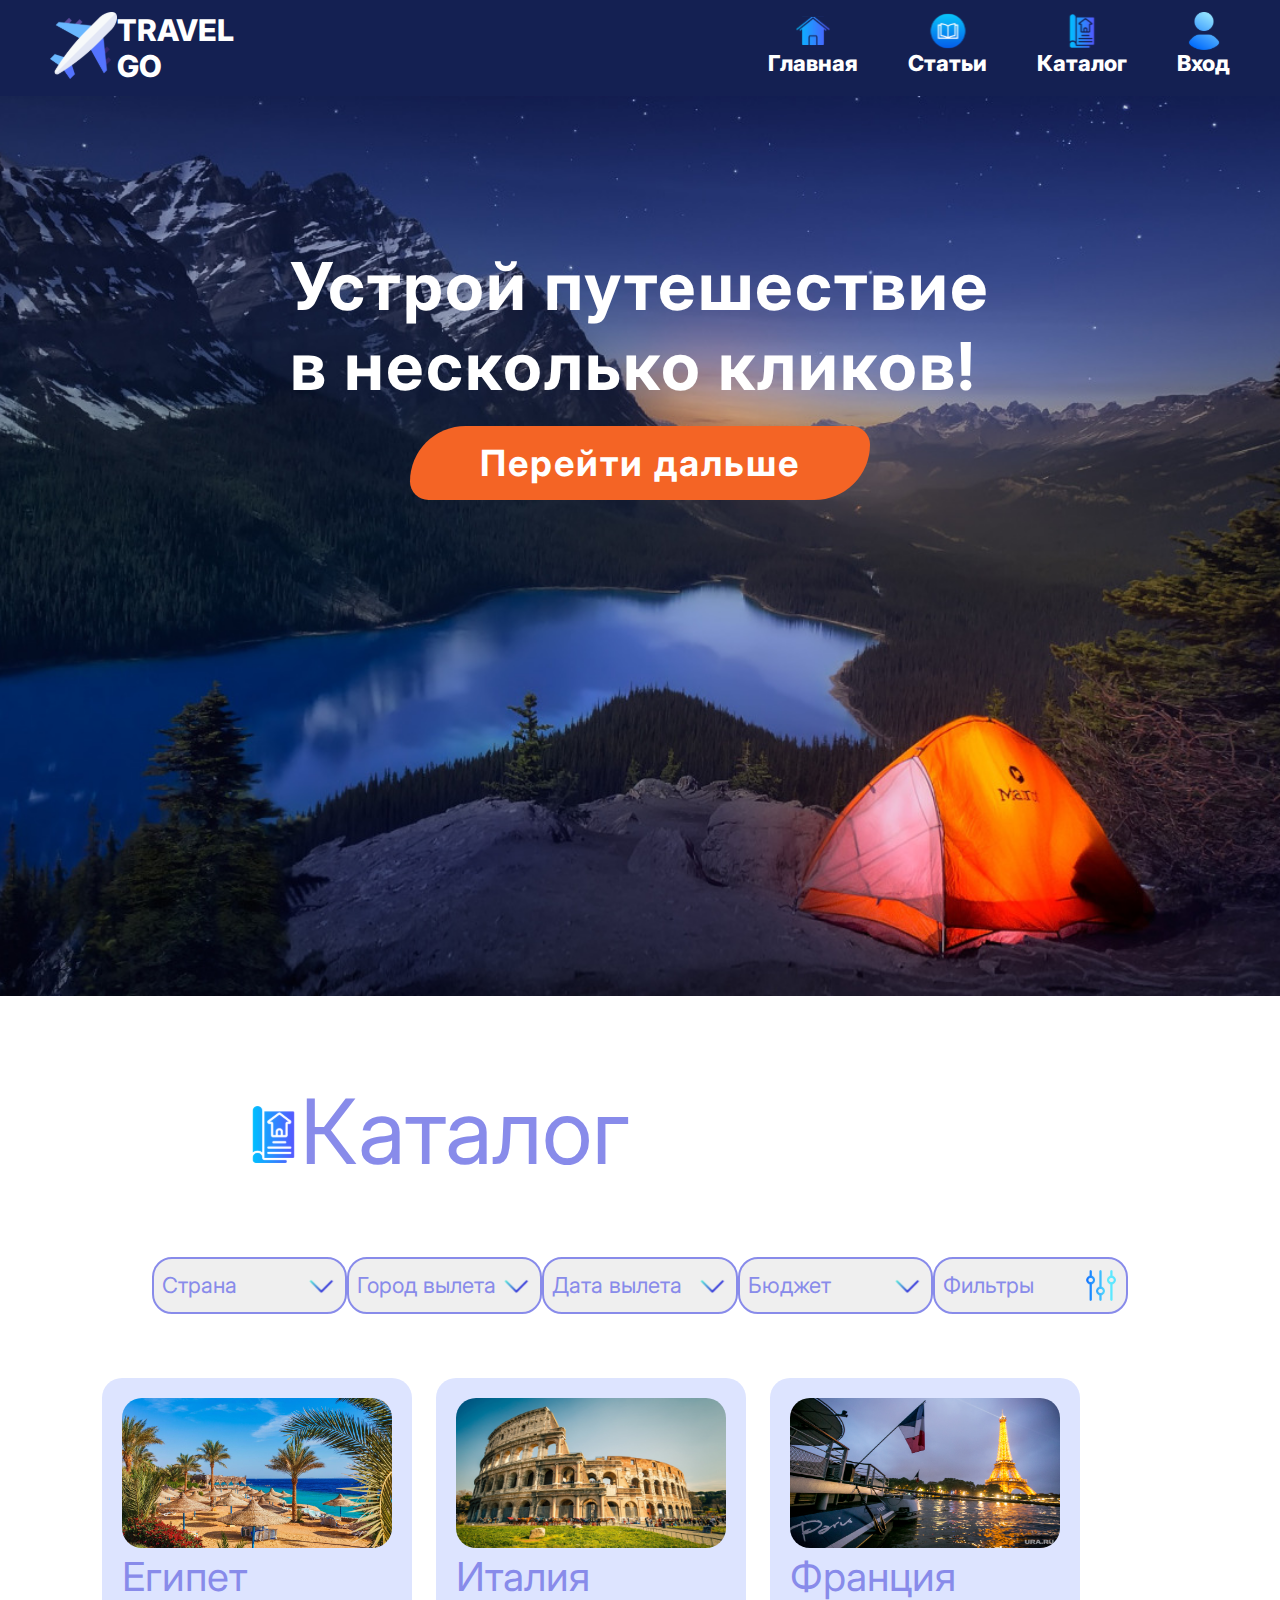
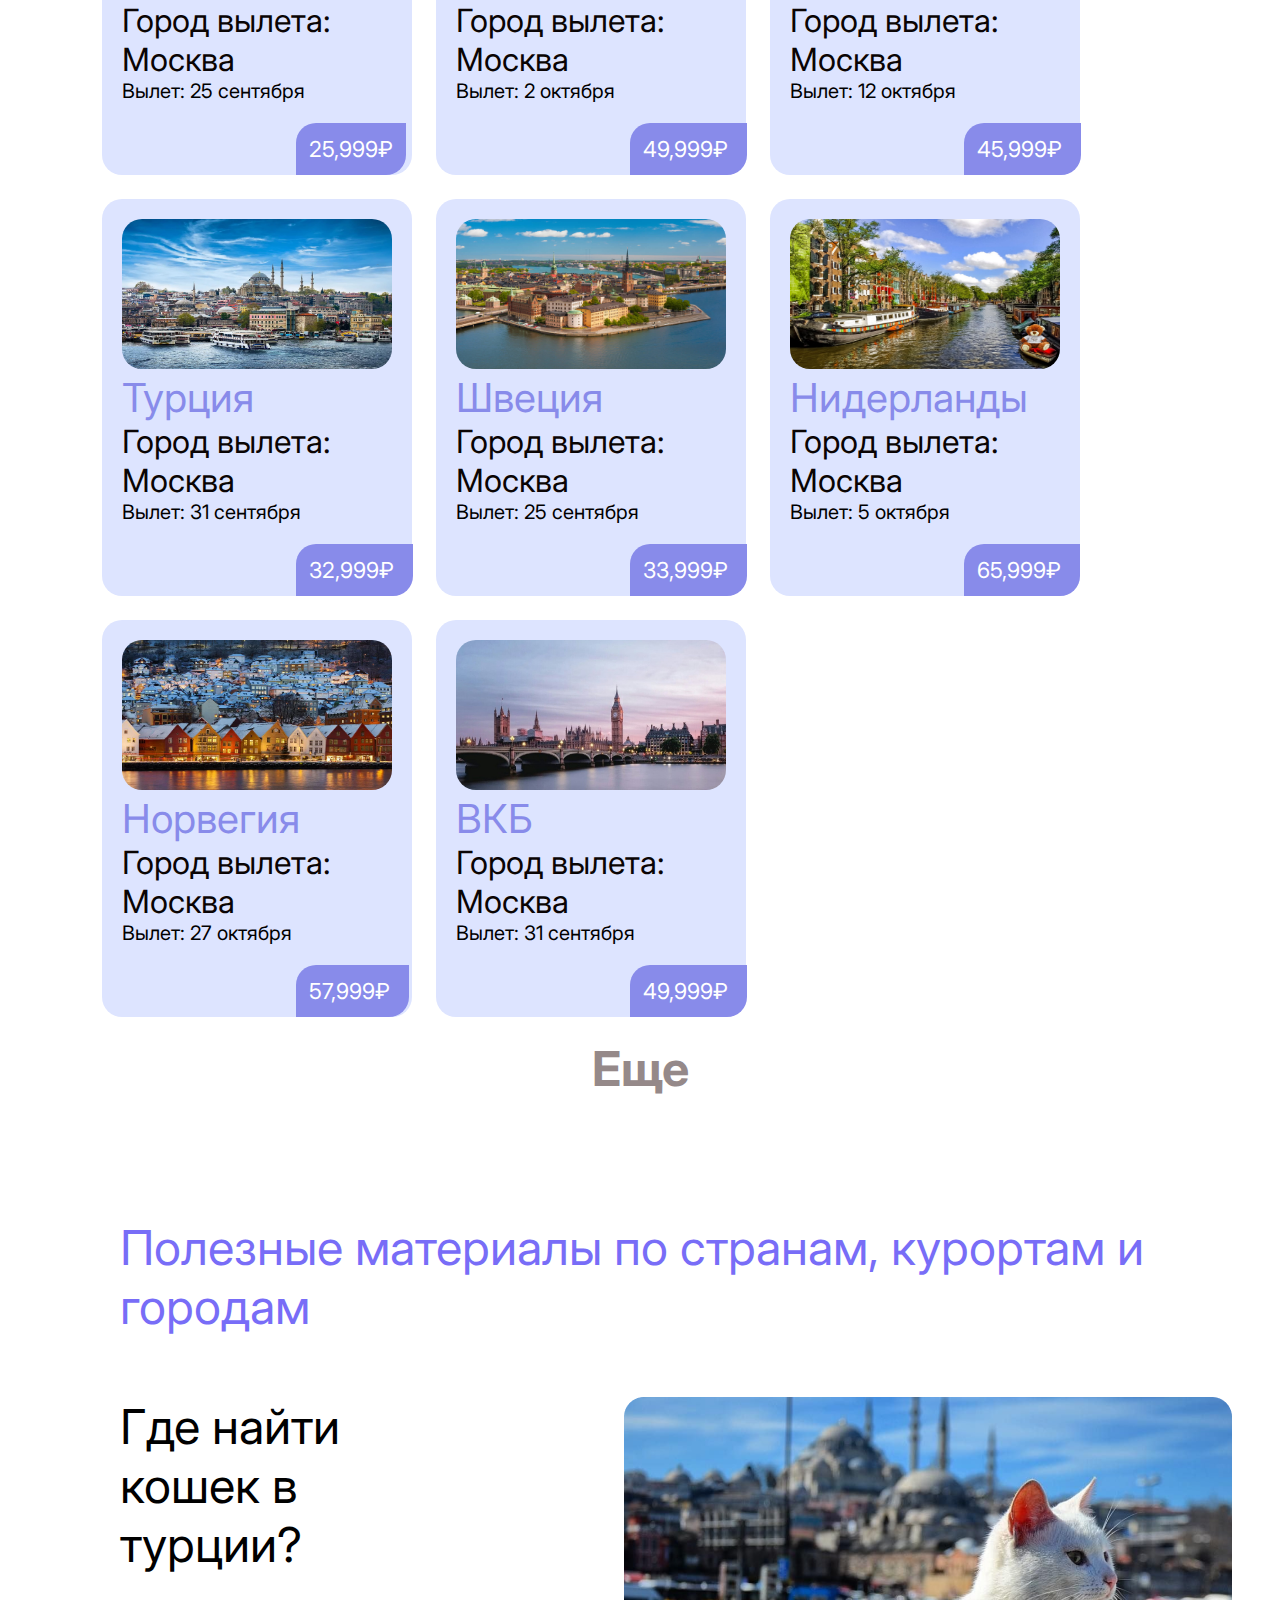
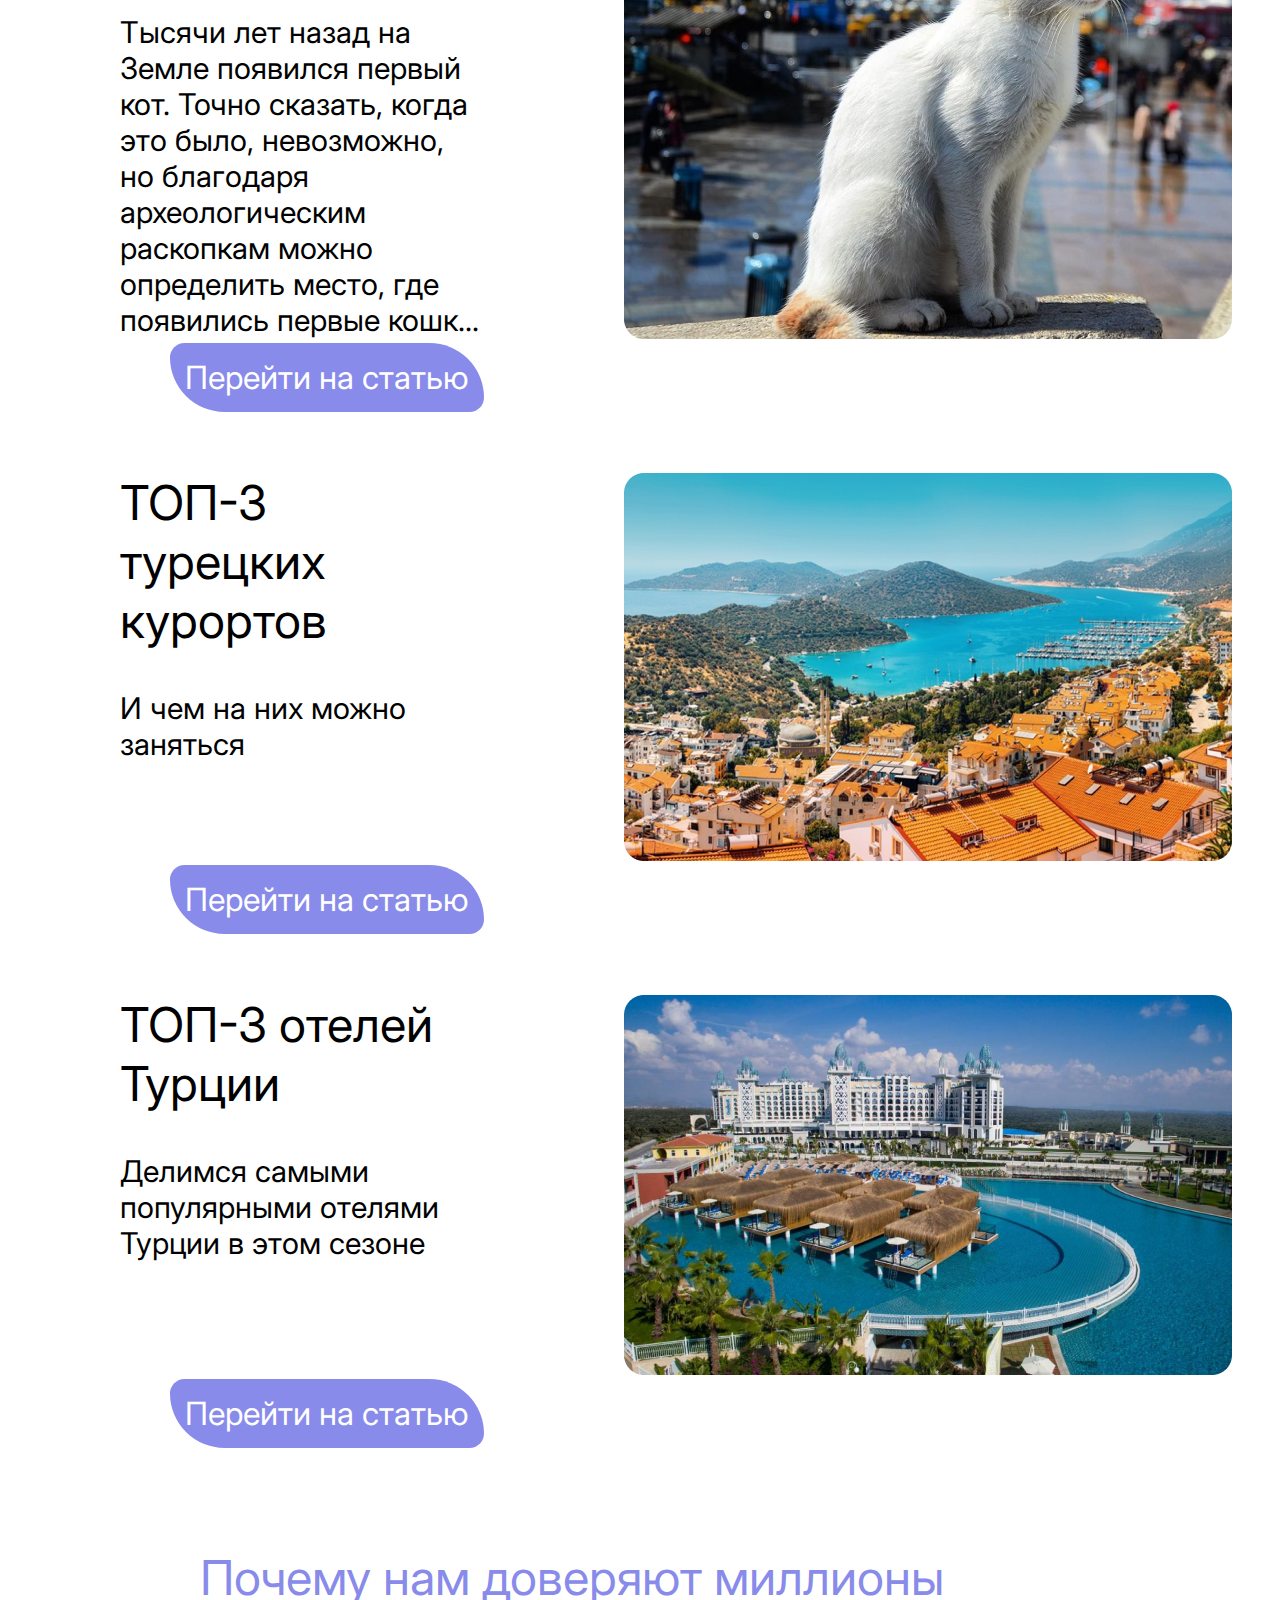
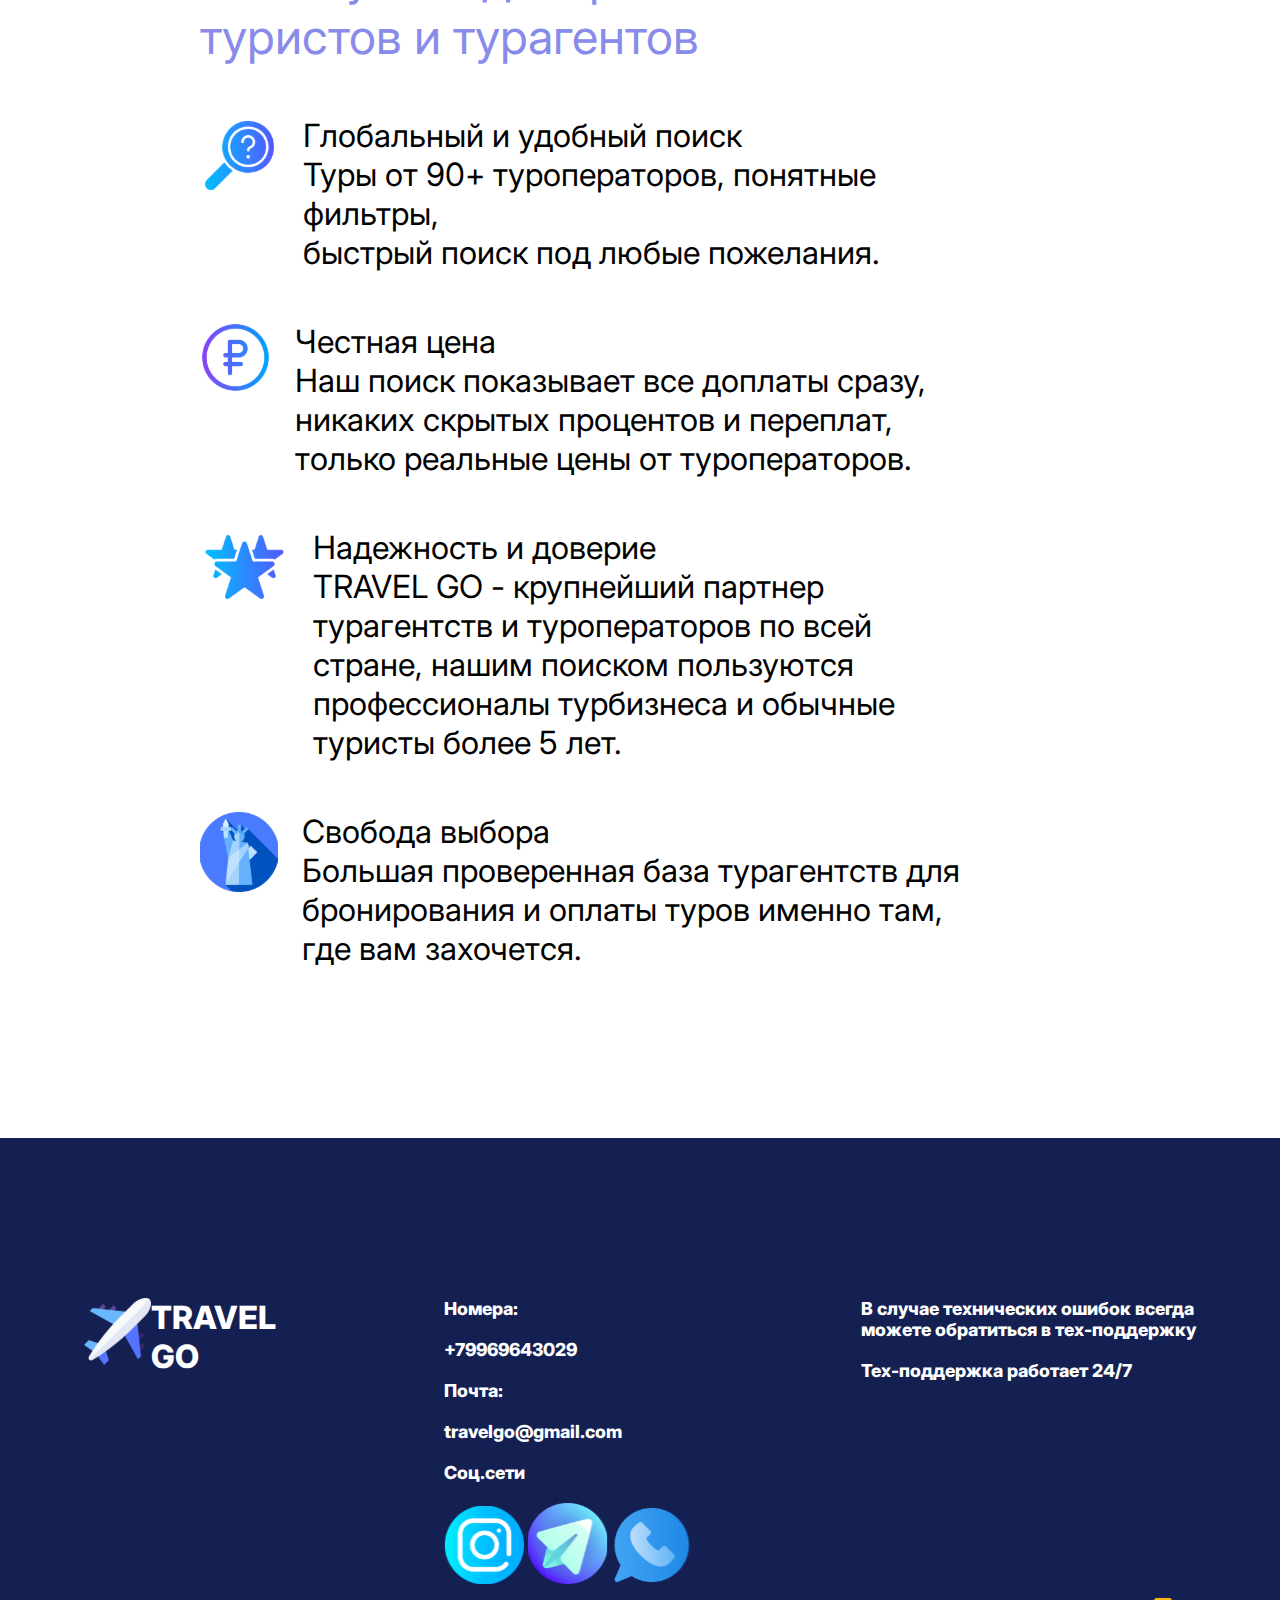
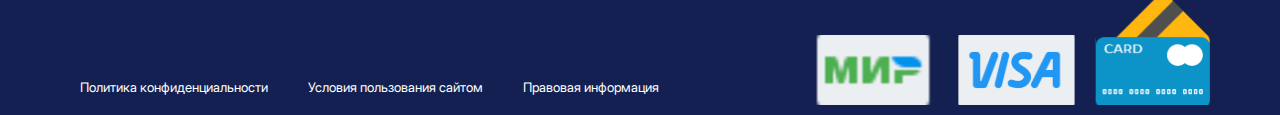
<file: index.html>
<!DOCTYPE html>
<html lang="en">
<head>
    <meta charset="UTF-8">
    <meta name="viewport" content="width=device-width, initial-scale=1.0">
    <link rel="stylesheet" href="./assets/css/style.css">
    
    <title>TRAVEL GO</title>
</head>
<body>
<header class="header">
    <div class="container">
        <div class="menu">
            <input type="checkbox" id="burger-checkbox" class="burger-checkbox">
            <label for="burger-checkbox" class="burger"></label>
            <ul class="menu-list">
                <li><a href="#" class="menu-item">Главная</a><li>
                <li><a href="./index.html#article_nav" class="menu-item">Статьи</a><li>
                <li><a href="./katalog.html" class="menu-item">Каталог</a><li>
                <li><a href="./login/login.html" class="menu-item">Вход</a><li>
            </ul>
        </div>
        <div class="header__wrap">
            <div class="header__logo">
                <img class="header__logo-img" src="./assets/img/logo.svg" alt="logo" >
                <h2 class="header__title">
                    TRAVEL <br> GO
                </h2>
            </div>
            <div class="header__menu">
                <div class="header__menu__a">
                    <img class="header__menu-img" src="./assets/img/home.svg" alt="home">
                    <a class="header__menu__a-class"  href="#">
                    Главная
                </a>
                </div>
                <div class="header__menu__a">
                    <img class="header__menu-img" src="./assets/img/statia.svg" alt="statia">
                    <a class="header__menu__a-class" href="#article_nav">
                  Статьи
                </a>
                </div>
                <div class="header__menu__a">
                    <img class="header__menu-img" src="./assets/img/book.svg" alt="book">
                    <a class="header__menu__a-class" href="./katalog.html" >
                        Каталог
                </a>
                </div>
                <div class="header__menu__a">
                    <img class="header__menu-img" src="./assets/img/person.svg" alt="login">
                    <a class="header__menu__a-class" href="./login/login.html">
                    Вход
                </a>
                </div>
            </div>
        </div>
    </div>
</header>
<section class="main">
    <div class="container">
        <div class="main__wrap">
           
            <div class="main__text">
                <h1 class="main__title">
                    Устрой путешествие <br>в несколько кликов!
                </h1>
                <button class="main__btn" >
                    Перейти дальше
                </button>
            </div>
        </div>
    </div>
</section>
<section class="katalog">
    <div class="container">
        <div class="katalog__wrap">
            <div class="katalog__title">
                <img class="katalog__title-img" src="./assets/img/katalog.svg" alt="katalog">
                <h2 class="katalog__title-h2 ">
                    Каталог
                </h2>
            </div>
            <div class="katalog__filter">
                <button class="katalog__btn" onclick="document.location='./katalog.html'" >
                    Страна
                    <img class="katalog__btn-img" src="./assets/img/vector.svg" alt="vector">
                </button>
                <button class="katalog__btn">
                    Город вылета
                    <img class="katalog__btn-img" src="./assets/img/vector.svg" alt="vector">
                </button>
                <button class="katalog__btn">
                    Дата вылета
                    <img class="katalog__btn-img" src="./assets/img/vector.svg" alt="vector">
                </button>
                <button class="katalog__btn">
                    Бюджет
                    <img class="katalog__btn-img" src="./assets/img/vector.svg" alt="vector">
                </button>
                <button class="katalog__btn">
                    Фильтры
                    <img class="katalog__btn-img" src="./assets/img/filter.svg" alt="filter">
                </button>
            </div>
            <div class="katalog__list">
                <div class="katalog__list__card">
                    <img class="katalog__list__card-img" src="./assets/img/egipet.jpg" alt="egipet" >
                    <h3 class="katalog__list__card-h3">
                        Египет
                    </h3>
                    <p class="katalog__list__card-p">
                        Город вылета: <br>
                          Москва 
                    </p>
                    <p class="katalog__list__card-p2">
                        Вылет: 25 сентября
                    </p>
                    <button class="katalog__list__card-btn btn">
                        25,999₽
                    </button>
                </div>
                <div class="katalog__list__card">
                    <img class="katalog__list__card-img" src="./assets/img/Italy.jpg" alt="egipet" >
                    <h3 class="katalog__list__card-h3">
                        Италия
                    </h3>
                    <p class="katalog__list__card-p">
                        Город вылета: <br>
                          Москва 
                    </p>
                    <p class="katalog__list__card-p2">
                        Вылет: 2 октября
                    </p>
                    <button class="katalog__list__card-btn btn">
                        49,999₽ 
                    </button>
                </div>
                <div class="katalog__list__card">
                    <img class="katalog__list__card-img" src="./assets/img/frans.jpg" alt="egipet" >
                    <h3 class="katalog__list__card-h3">
                        Франция
                    </h3>
                    <p class="katalog__list__card-p">
                        Город вылета: <br>
                          Москва 
                    </p>
                    <p class="katalog__list__card-p2">
                        Вылет: 12 октября
                    </p>
                    <button class="katalog__list__card-btn btn">
                        45,999₽ 
                    </button>
                </div>
                <div class="katalog__list__card">
                    <img class="katalog__list__card-img" src="./assets/img/turcia.webp" alt="egipet" >
                    <h3 class="katalog__list__card-h3">
                        Турция
                    </h3>
                    <p class="katalog__list__card-p">
                        Город вылета: <br>
                          Москва 
                    </p>
                    <p class="katalog__list__card-p2">
                        Вылет:  31 сентября
                    </p>
                    <button class="katalog__list__card-btn btn">
                        32,999₽ 
                    </button>
                </div>
                <div class="katalog__list__card">
                    <img class="katalog__list__card-img" src="./assets/img/sweden.jpg" alt="egipet" >
                    <h3 class="katalog__list__card-h3">
                        Швеция
                    </h3>
                    <p class="katalog__list__card-p">
                        Город вылета: <br>
                          Москва 
                    </p>
                    <p class="katalog__list__card-p2">
                        Вылет:   25 сентября
                    </p>
                    <button class="katalog__list__card-btn btn">
                        33,999₽ 
                    </button>
                </div>
                <div class="katalog__list__card">
                    <img class="katalog__list__card-img" src="./assets/img/nider.jpg" alt="egipet" >
                    <h3 class="katalog__list__card-h3">
                        Нидерланды
                    </h3>
                    <p class="katalog__list__card-p">
                        Город вылета: <br>
                          Москва 
                    </p>
                    <p class="katalog__list__card-p2">
                        Вылет:   5 октября
                    </p>
                    <button class="katalog__list__card-btn btn">
                        65,999₽                     </button>
                </div>
                <div class="katalog__list__card">
                    <img class="katalog__list__card-img" src="./assets/img/norveg.webp" alt="egipet" >
                    <h3 class="katalog__list__card-h3">
                        Норвегия
                    </h3>
                    <p class="katalog__list__card-p">
                        Город вылета: <br>
                          Москва 
                    </p>
                    <p class="katalog__list__card-p2">
                        Вылет:  27 октября
                    </p>
                    <button class="katalog__list__card-btn btn">
                        57,999₽ 
                    </button>
                </div>
                <div class="katalog__list__card">
                    <img class="katalog__list__card-img" src="./assets/img/brit.jpg" alt="egipet" >
                    <h3 class="katalog__list__card-h3 ">
                        ВКБ
                    </h3>
                    <p class="katalog__list__card-p">
                        Город вылета: <br>
                          Москва 
                    </p>
                    <p class="katalog__list__card-p2">
                        Вылет:  31 сентября
                    </p>
                    <button class="katalog__list__card-btn btn">
                        49,999₽ 
                    </button>
                </div>
            </div>
            <div class="katalog__dopInfo">
                <a class="katalog__dopInfo-h3" href="./katalog.html">Еще </a> 
            </div>
        </div>
    </div>
</section>
<section class="article">
    <div class="container">
        <div class="article__wrap">
            <div class="article__title">
                <h3 class="article__title__h3 " id="article_nav">
                    Полезные материалы по странам, курортам и городам
                </h3>
            </div>
            <div class="article__box">
                <div class="article__box__text">
                    <h4 class="article__box__text__h4">
                        Где найти кошек в турции?
                    </h4>
                    <div class="article__box__mobila">
                        <img  src="./assets/img/cat_1.png" alt="cat">
                    </div>
                    <p class="article__box__text__p">
                        Тысячи лет назад на Земле появился первый кот. Точно сказать, когда это было, невозможно, но благодаря археологическим раскопкам можно определить место, где появились первые кошк...
                    </p>
                </div>
                <div class="article__box__img">
                    <img class="article__box__img__1" src="./assets/img/cat_1.png" alt="cat">
                </div>
            </div>
            <div class="article__btn">
                <button onclick="document.location='./article.html'" class="article__btn__1 btn">
                    Перейти на статью
                </button>
            </div>
        </div>
        <div class="article__wrap">
            <div class="article__box">
                <div class="article__box__text">
                    <h4 class="article__box__text__h4">
                        ТОП-3 турецких курортов
                    </h4>
                    <div class="article__box__mobila">
                        <img  src="./assets/img/turcia_art1.png" alt="resorts">
                    </div>
                    <p class="article__box__text__p">
                        И чем на них можно заняться</p>
                </div>
                <div class="article__box__img">
                    <img class="article__box__img__1" src="./assets/img/turcia_art1.png" alt="resorts">
                </div>
            </div>
            <div class="article__btn">
                <button class="article__btn__1 btn" onclick="document.location='./resorts.html'">
                    Перейти на статью
                </button>
            </div>
        </div>
        <div class="article__wrap">
            <div class="article__box">
                <div class="article__box__text">
                    <h4 class="article__box__text__h4">
                        ТОП-3 отелей Турции
                    </h4>
                    <div class="article__box__mobila">
                        <img  src="./assets/img/oteli_turcia.png" alt="cat">
                    </div>
                    <p class="article__box__text__p">
                        Делимся самыми популярными отелями Турции в этом сезоне
                    </p>
                </div>
                <div class="article__box__img">
                    <img class="article__box__img__1" src="./assets/img/oteli_turcia.png" alt="cat">
                </div>
            </div>
            <div class="article__btn">
                <button class="article__btn__1 btn" onclick="document.location='./hotels.html'">
                    Перейти на статью
                </button>
            </div>
        </div>
    </div>
</section>
<section class="info">
    <div class="container">
        <div class="info-title">
            <h2>Почему нам доверяют миллионы <br> туристов и турагентов</h2>
        </div>
        <div class="info-text">
            <img src="./assets/img/lupa.svg" alt="lupa">
            <p>Глобальный и удобный поиск <br> Туры от 90+ туроператоров, понятные фильтры,<br> быстрый поиск под любые пожелания.</p>
        </div>
        <div class="info-text">
            <img src="./assets/img/rubl.svg" alt="rubl">
            <p>Честная цена<br>Наш поиск показывает все доплаты сразу, никаких скрытых процентов и переплат, только реальные цены от туроператоров.</p>
        </div>
        <div class="info-text">
            <img src="./assets/img/zvezda.svg" alt="zvezda">
            <p>Надежность и доверие<br>
                TRAVEL GO - крупнейший партнер турагентств и туроператоров по всей стране, нашим поиском пользуются профессионалы турбизнеса и обычные туристы более 5 лет.</p>
        </div>
        <div class="info-text">
            <img src="./assets/img/freedom.svg" alt="freedom">
            <p>Свобода выбора<br>
                Большая проверенная база турагентств для бронирования и оплаты туров именно там, где вам захочется.</p>
        </div>
    </div>
</section>
<section class="footer">
    <div class="container">
        <div class="footer-box footer-box-logo">
            <img src="./assets/img/logo.svg" alt="logo">
            <h2>TRAVEL <br> GO</h2>
        </div>
        <div class="footer-box">
            <p>Номера:</p>
            <p>+79969643029</p>
            <p>Почта:</p>
            <p>travelgo@gmail.com</p>
            <p>Соц.сети</p>
            <div class="footer-img">
                <a href="#"><img src="./assets/img/inst.svg" alt="inst"></a>
                <a href="#"><img src="./assets/img/tg.svg" alt="tg"></a>
                <a href="#"><img src="./assets/img/whats.svg" alt="whats"></a>
            </div>
        </div>
        <div class="footer-box">
            <p>В случае технических ошибок всегда <br>можете обратиться в тех-поддержку</p>
            <p>Тех-поддержка работает 24/7</p>
        </div>
    </div>
    <div class="footer-privace">
        <div class="footer-text">
            <p>Политика конфиденциальности</p>
            <p>Условия пользования сайтом</p>
            <p>Правовая информация</p>
        </div>
        <div class="footer-card">
            <img src="./assets/img/mir.svg" alt="mir">
            <img src="./assets/img/visa.svg" alt="visa">
            <img src="./assets/img/mastercad.svg" alt="mastercad">
        </div>
    </div>
</section>
</body>
</html>
</file>
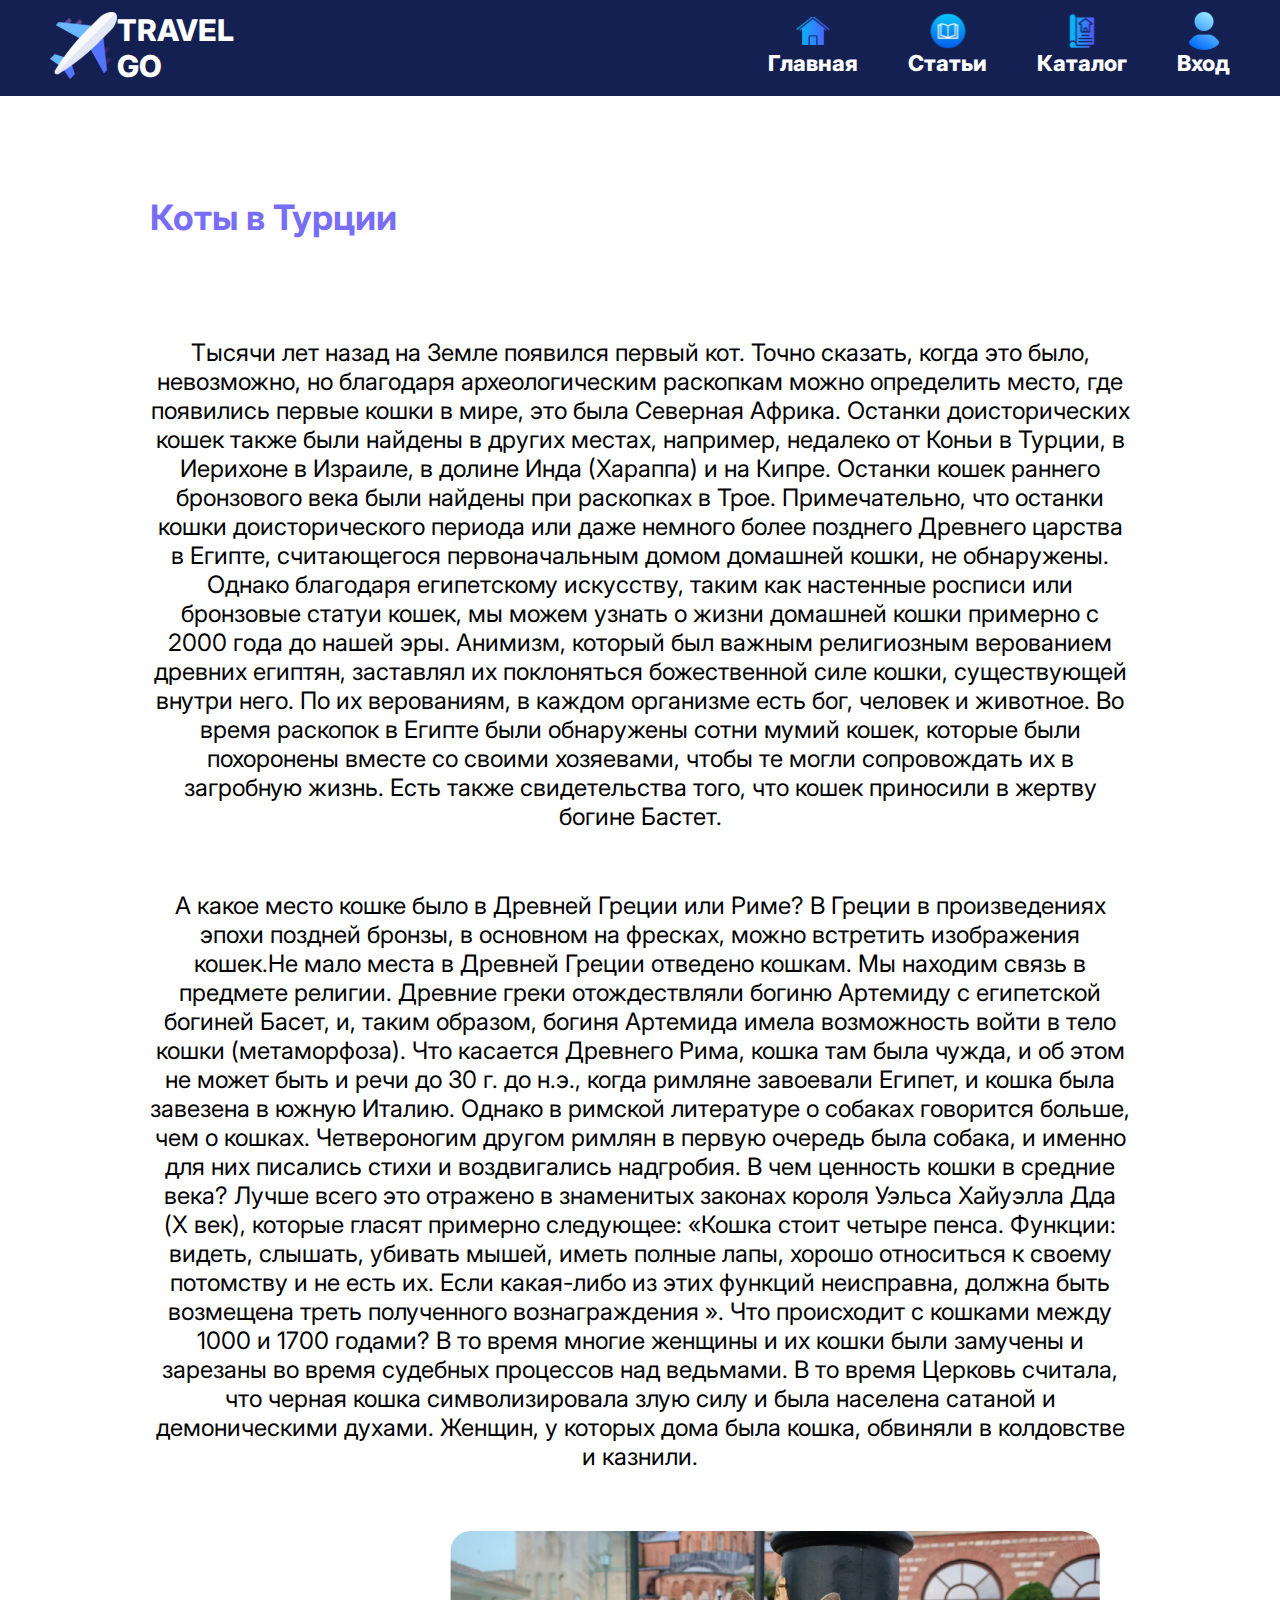
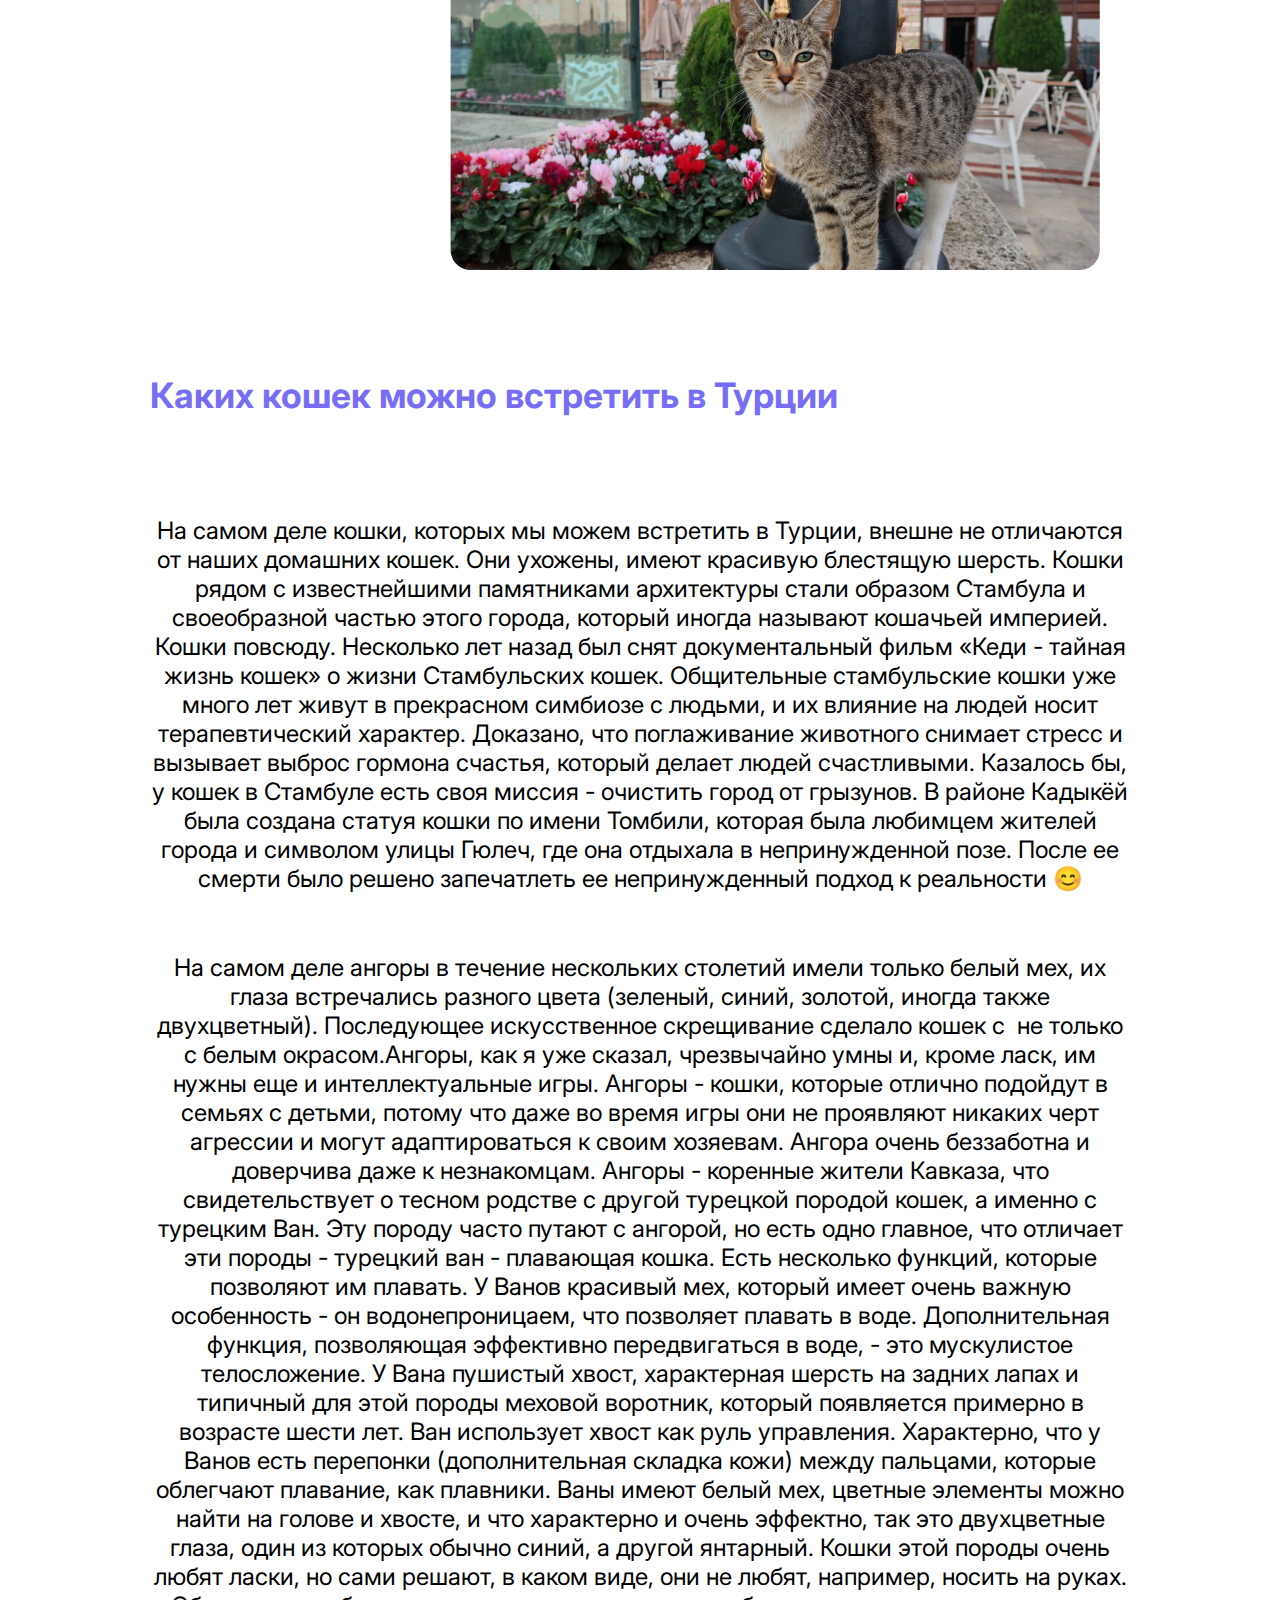
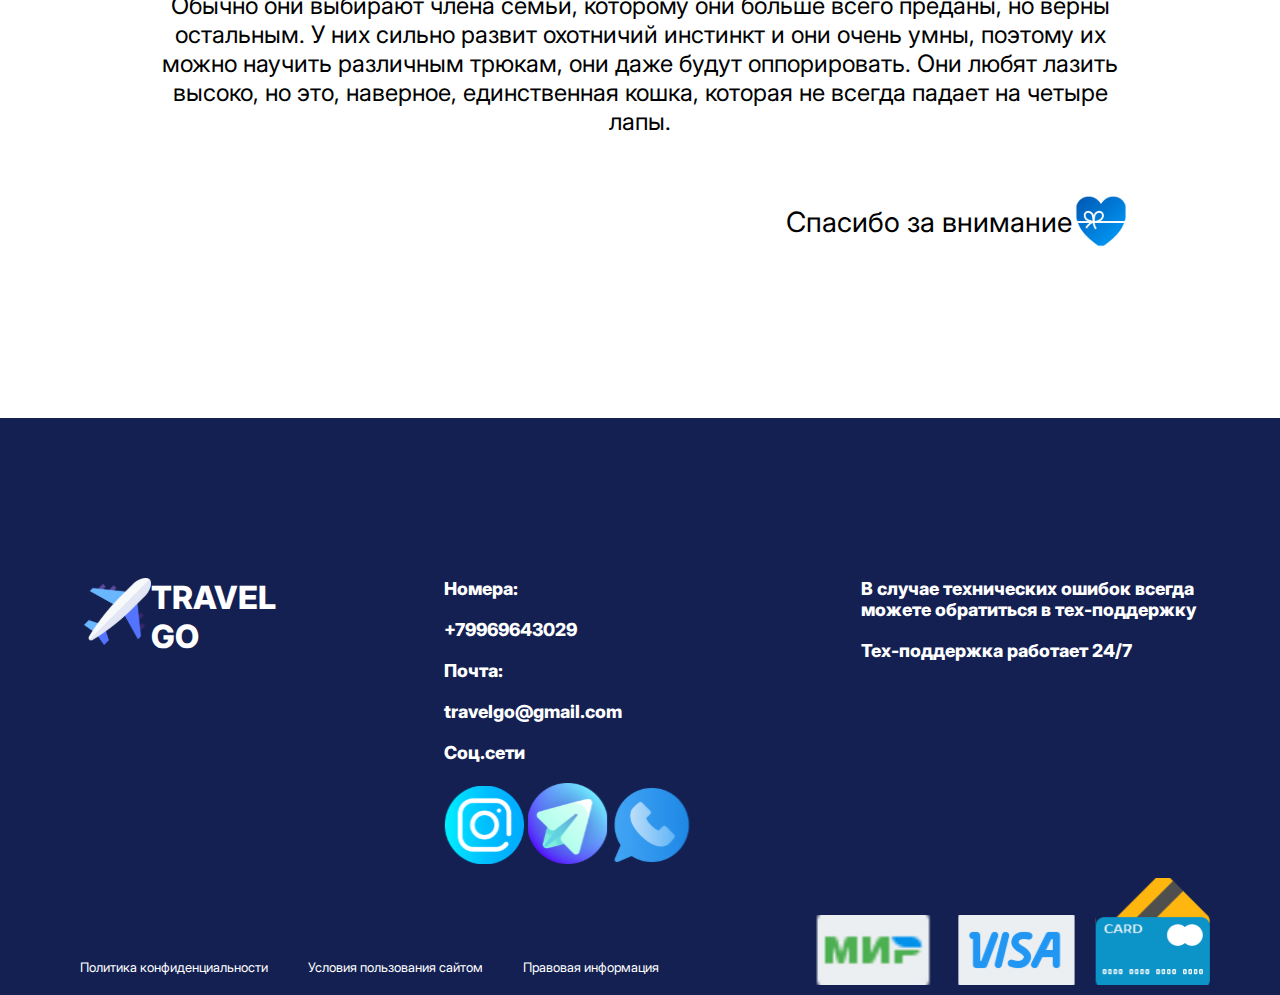
<file: article.html>
<!DOCTYPE html>
<html lang="en">
<head>
    <meta charset="UTF-8">
    <meta name="viewport" content="width=device-width, initial-scale=1.0">
    <link rel="stylesheet" href="./assets/css/style.css">
    <title>Cat</title>
</head>
<body>
    <header class="header">
        <div class="container">
            <div class="menu">
                <input type="checkbox" id="burger-checkbox" class="burger-checkbox">
                <label for="burger-checkbox" class="burger"></label>
                <ul class="menu-list">
                    <li><a href="./index.html" class="menu-item">Главная</a><li>
                    <li><a href="./index.html#article_nav" class="menu-item">Статьи</a><li>
                    <li><a href="./katalog.html" class="menu-item">Каталог</a><li>
                    <li><a href="./login/login.html" class="menu-item">Вход</a><li>
                </ul>
            </div>
            <div class="header__wrap">
                <div class="header__logo">
                    <img class="header__logo-img" src="./assets/img/logo.svg" alt="logo" >
                    <h2 class="header__title">
                        TRAVEL <br> GO
                    </h2>
                </div>
                <div class="header__menu">
                    <div class="header__menu__a">
                        <img class="header__menu-img" src="./assets/img/home.svg" alt="home">
                        <a class="header__menu__a-class"  href="./index.html">
                        Главная
                    </a>
                    </div>
                    <div class="header__menu__a">
                        <img class="header__menu-img" src="./assets/img/statia.svg" alt="statia">
                        <a class="header__menu__a-class" href="./index.html#article_nav">
                      Статьи
                    </a>
                    </div>
                    <div class="header__menu__a">
                        <img class="header__menu-img" src="./assets/img/book.svg" alt="book">
                        <a class="header__menu__a-class" href="./katalog.html">
                            Каталог
                    </a>
                    </div>
                    <div class="header__menu__a">
                        <img class="header__menu-img" src="./assets/img/person.svg" alt="login">
                        <a class="header__menu__a-class" href="./login/login.html">
                        Вход
                    </a>
                    </div>
                </div>
            </div>
        </div>
    </header>
    <section class="cats">
        <div class="container">
            <div class="cats-text">
                <div class="cats-title">    
                    <h2>Коты в Турции</h2>
                    <p>Тысячи лет назад на Земле появился первый кот. Точно сказать, когда это было, невозможно, но благодаря археологическим раскопкам можно определить место, где появились первые кошки в мире, это была Северная Африка. Останки доисторических кошек также были найдены в других местах, например, недалеко от Коньи в Турции, в Иерихоне в Израиле, в долине Инда (Хараппа) и на Кипре. Останки кошек раннего бронзового века были найдены при раскопках в Трое. Примечательно, что останки кошки доисторического периода или даже немного более позднего Древнего царства в Египте, считающегося первоначальным домом домашней кошки, не обнаружены. Однако благодаря египетскому искусству, таким как настенные росписи или бронзовые статуи кошек, мы можем узнать о жизни домашней кошки примерно с 2000 года до нашей эры. Анимизм, который был важным религиозным верованием древних египтян, заставлял их поклоняться божественной силе кошки, существующей внутри него. По их верованиям, в каждом организме есть бог, человек и животное. Во время раскопок в Египте были обнаружены сотни мумий кошек, которые были похоронены вместе со своими хозяевами, чтобы те могли сопровождать их в загробную жизнь. Есть также свидетельства того, что кошек приносили в жертву богине Бастет.
                    </p>
                    <p>А какое место кошке было в Древней Греции или Риме? В Греции в произведениях эпохи поздней бронзы, в основном на фресках, можно встретить изображения кошек.Не мало места в Древней Греции отведено кошкам. Мы находим связь в предмете религии. Древние греки отождествляли богиню Артемиду с египетской богиней Басет, и, таким образом, богиня Артемида имела возможность войти в тело кошки (метаморфоза). Что касается Древнего Рима, кошка там была чужда, и об этом не может быть и речи до 30 г. до н.э., когда римляне завоевали Египет, и кошка была завезена в южную Италию. Однако в римской литературе о собаках говорится больше, чем о кошках. Четвероногим другом римлян в первую очередь была собака, и именно для них писались стихи и воздвигались надгробия.
                        В чем ценность кошки в средние века? Лучше всего это отражено в знаменитых законах короля Уэльса Хайуэлла Дда (X век), которые гласят примерно следующее: «Кошка стоит четыре пенса. Функции: видеть, слышать, убивать мышей, иметь полные лапы, хорошо относиться к своему потомству и не есть их. Если какая-либо из этих функций неисправна, должна быть возмещена треть полученного вознаграждения ». Что происходит с кошками между 1000 и 1700 годами? В то время многие женщины и их кошки были замучены и зарезаны во время судебных процессов над ведьмами. В то время Церковь считала, что черная кошка символизировала злую силу и была населена сатаной и демоническими духами. Женщин, у которых дома была кошка, обвиняли в колдовстве и казнили.
                    </p>
                    <img class="cats-title-img" src="./assets/img/CAT.png" alt="cat">
                    <h2>Каких кошек можно встретить в Турции</h2>
                    <p>На самом деле кошки, которых мы можем встретить в Турции, внешне не отличаются от наших домашних кошек. Они ухожены, имеют красивую блестящую шерсть. Кошки рядом с известнейшими памятниками архитектуры стали образом Стамбула и своеобразной частью этого города, который иногда называют кошачьей империей. Кошки повсюду. Несколько лет назад был снят документальный фильм «Кеди - тайная жизнь кошек» о жизни Стамбульских кошек. Общительные стамбульские кошки уже много лет живут в прекрасном симбиозе с людьми, и их влияние на людей носит терапевтический характер. Доказано, что поглаживание животного снимает стресс и вызывает выброс гормона счастья, который делает людей счастливыми. Казалось бы, у кошек в Стамбуле есть своя миссия - очистить город от грызунов. В районе Кадыкёй была создана статуя кошки по имени Томбили, которая была любимцем жителей города и символом улицы Гюлеч, где она отдыхала в непринужденной позе. После ее смерти было решено запечатлеть ее непринужденный подход к реальности 😊</p>
                    <p>На самом деле ангоры в течение нескольких столетий имели только белый мех, их глаза встречались разного цвета (зеленый, синий, золотой, иногда также двухцветный). Последующее искусственное скрещивание сделало кошек с  не только с белым окрасом.Ангоры, как я уже сказал, чрезвычайно умны и, кроме ласк, им нужны еще и интеллектуальные игры. Ангоры - кошки, которые отлично подойдут в семьях с детьми, потому что даже во время игры они не проявляют никаких черт агрессии и могут адаптироваться к своим хозяевам. Ангора очень беззаботна и доверчива даже к незнакомцам. Ангоры - коренные жители Кавказа, что свидетельствует о тесном родстве с другой турецкой породой кошек, а именно с турецким Ван. Эту породу часто путают с ангорой, но есть одно главное, что отличает эти породы - турецкий ван - плавающая кошка. Есть несколько функций, которые позволяют им плавать. У Ванов красивый мех, который имеет очень важную особенность - он водонепроницаем, что позволяет плавать в воде. Дополнительная функция, позволяющая эффективно передвигаться в воде, - это мускулистое телосложение. У Вана пушистый хвост, характерная шерсть на задних лапах и типичный для этой породы меховой воротник, который появляется примерно в возрасте шести лет. Ван использует хвост как руль управления. Характерно, что у Ванов есть перепонки (дополнительная складка кожи) между пальцами, которые облегчают плавание, как плавники. Ваны имеют белый мех, цветные элементы можно найти на голове и хвосте, и что характерно и очень эффектно, так это двухцветные глаза, один из которых обычно синий, а другой янтарный. Кошки этой породы очень любят ласки, но сами решают, в каком виде, они не любят, например, носить на руках. Обычно они выбирают члена семьи, которому они больше всего преданы, но верны остальным. У них сильно развит охотничий инстинкт и они очень умны, поэтому их можно научить различным трюкам, они даже будут оппорировать. Они любят лазить высоко, но это, наверное, единственная кошка, которая не всегда падает на четыре лапы.</p>
                </div>
                <div class="cats-heart">
                    <p>Спасибо за внимание</p>
                    <img src="./assets/img/heart.svg" alt="heart">
                </div>
            </div>
        </div>
    </section>
    <section class="footer">
        <div class="container">
            <div class="footer-box footer-box-logo">
                <img src="./assets/img/logo.svg" alt="logo">
                <h2>TRAVEL <br> GO</h2>
            </div>
            <div class="footer-box">
                <p>Номера:</p>
                <p>+79969643029</p>
                <p>Почта:</p>
                <p>travelgo@gmail.com</p>
                <p>Соц.сети</p>
                <div class="footer-img">
                    <a href="#"><img src="./assets/img/inst.svg" alt="inst"></a>
                    <a href="#"><img src="./assets/img/tg.svg" alt="tg"></a>
                    <a href="#"><img src="./assets/img/whats.svg" alt="whats"></a>
                </div>
            </div>
            <div class="footer-box">
                <p>В случае технических ошибок всегда <br>можете обратиться в тех-поддержку</p>
                <p>Тех-поддержка работает 24/7</p>
            </div>
        </div>
        <div class="footer-privace">
            <div class="footer-text">
                <p>Политика конфиденциальности</p>
                <p>Условия пользования сайтом</p>
                <p>Правовая информация</p>
            </div>
            <div class="footer-card">
                <img src="./assets/img/mir.svg" alt="mir">
                <img src="./assets/img/visa.svg" alt="visa">
                <img src="./assets/img/mastercad.svg" alt="mastercad">
            </div>
        </div>
    </section>
</body>
</html>
</file>
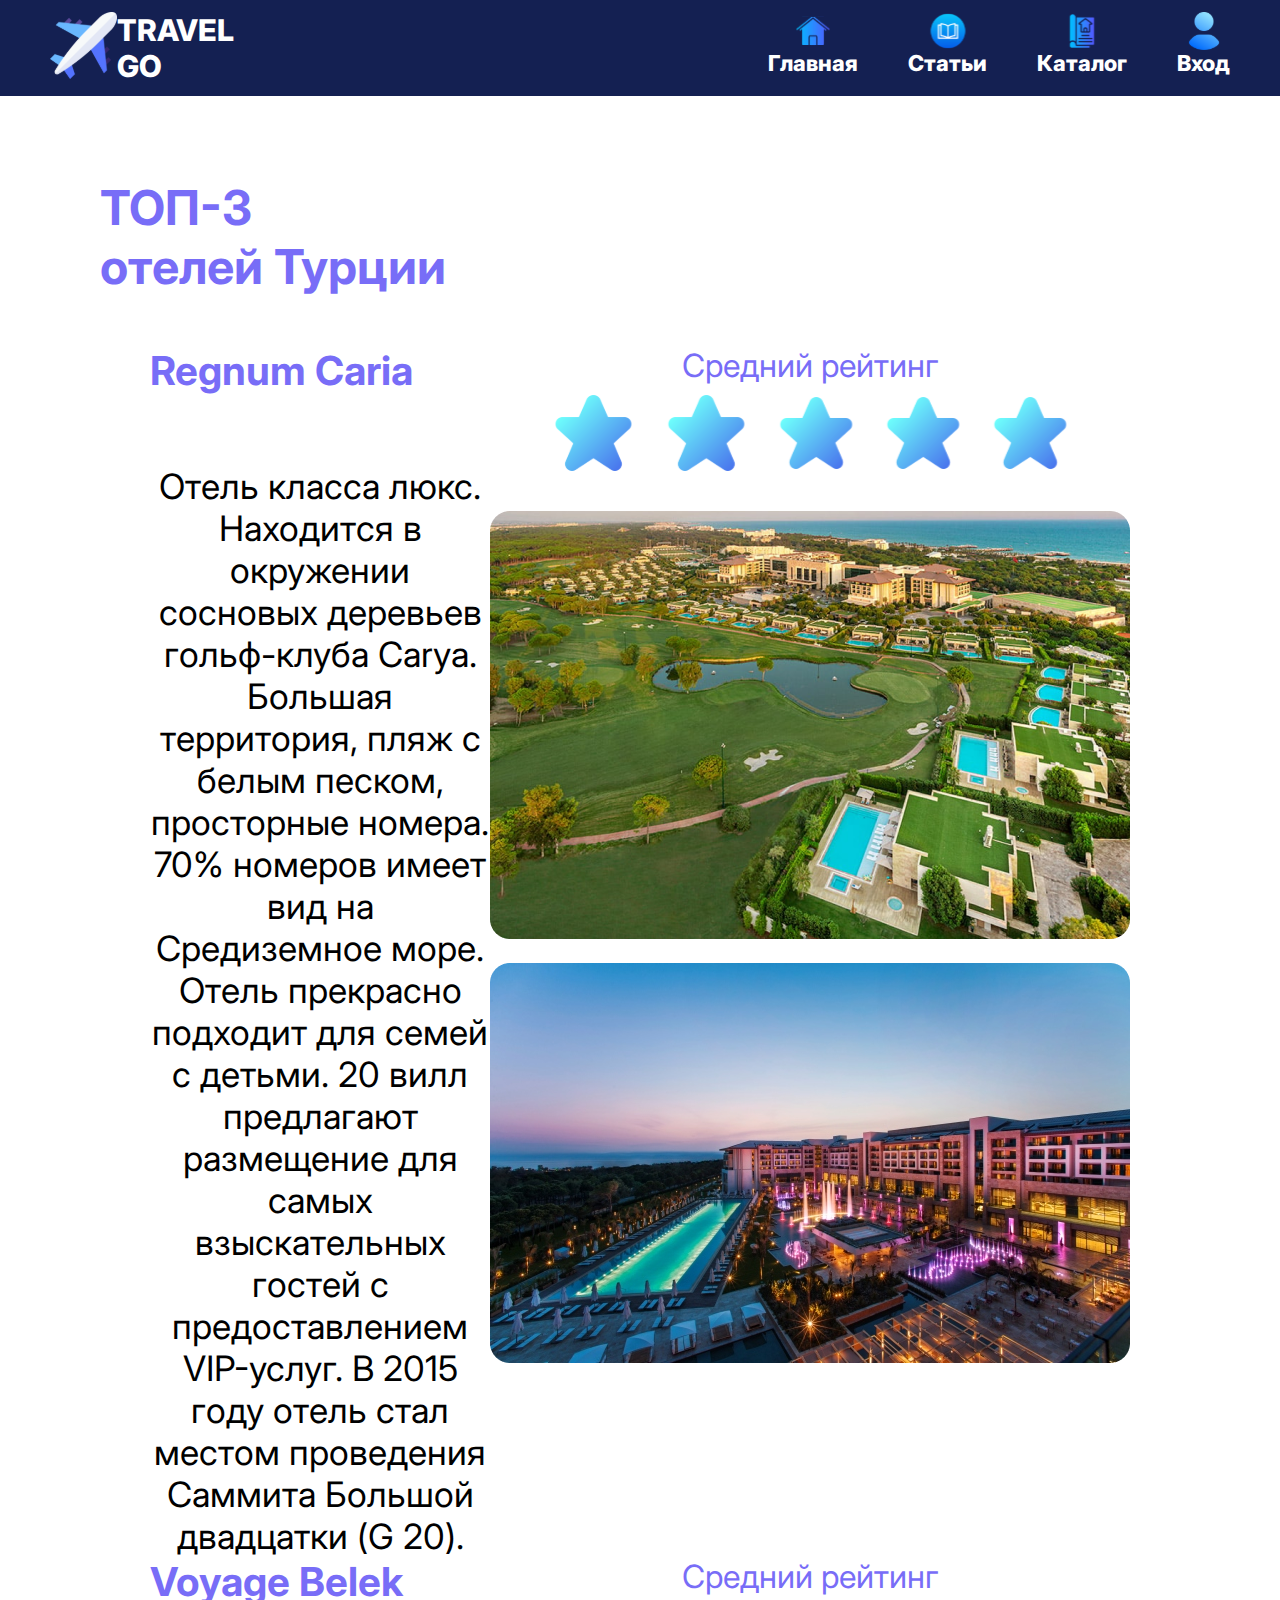
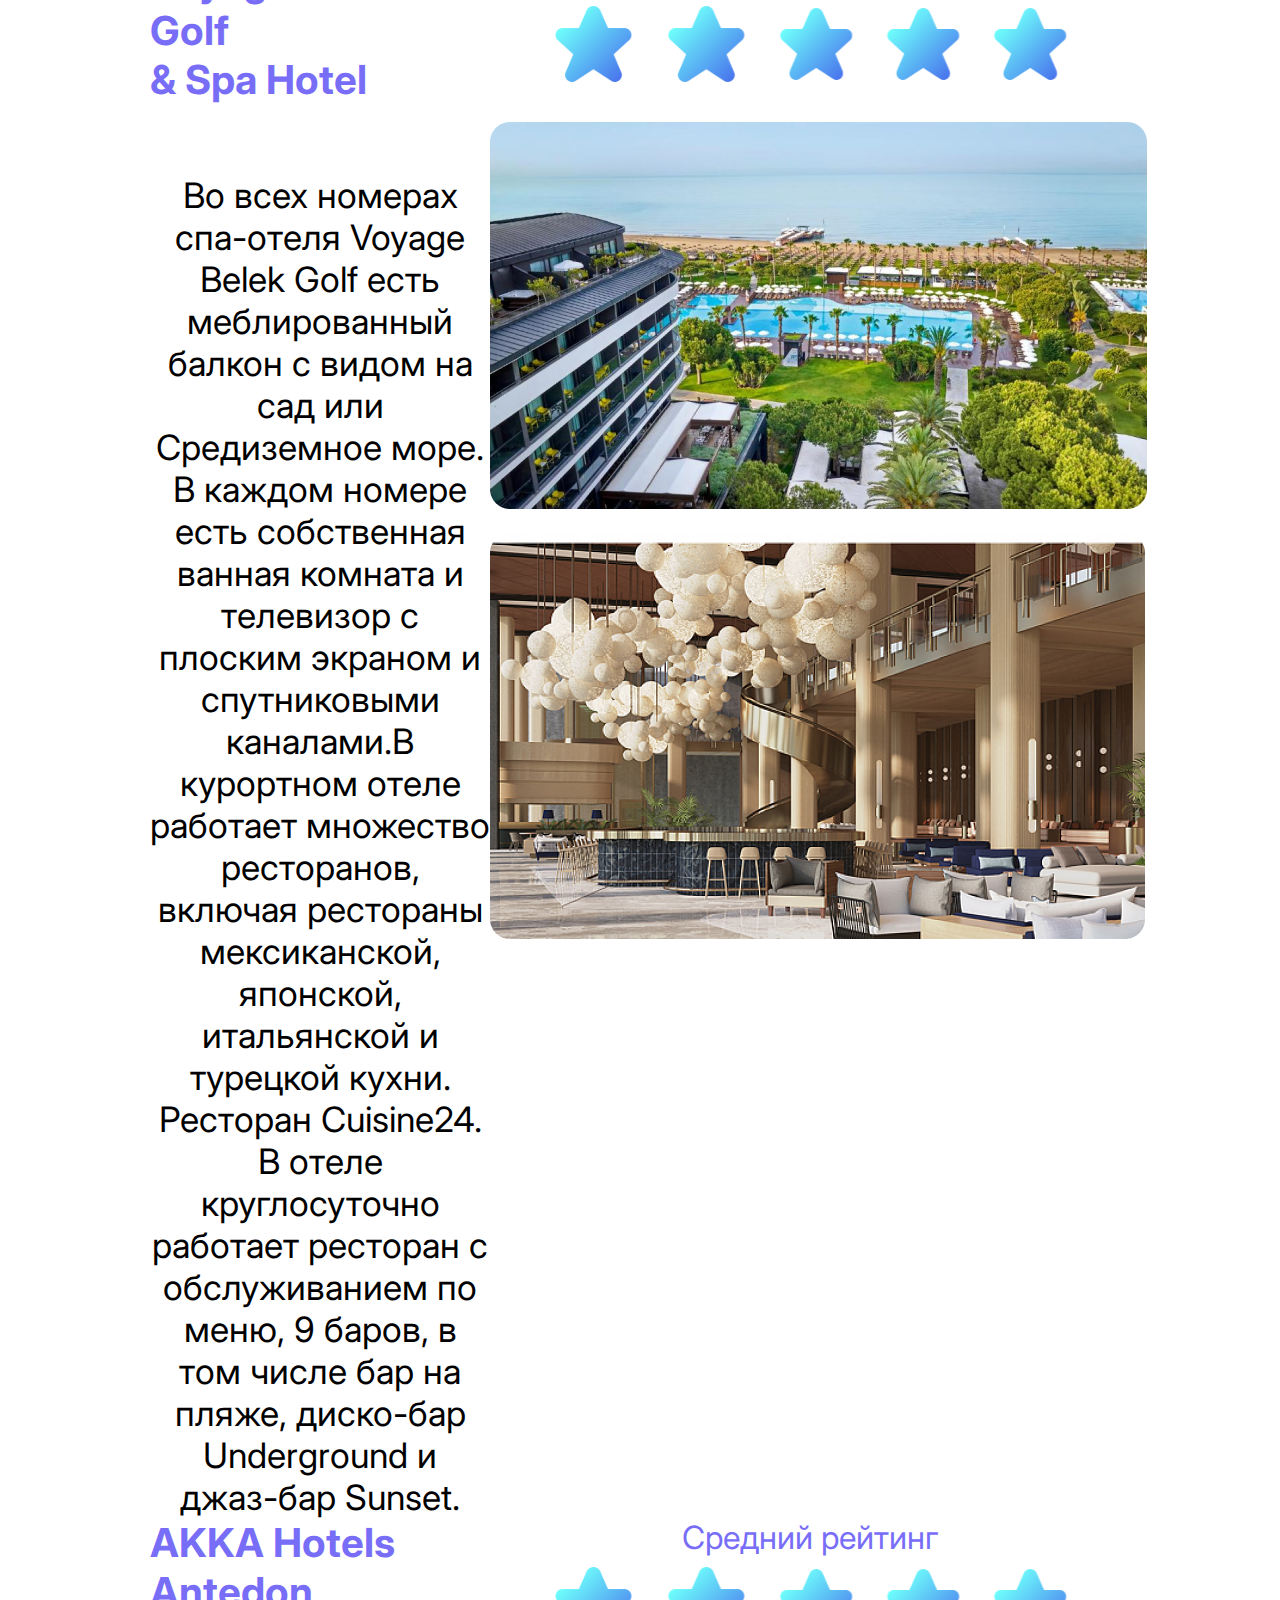
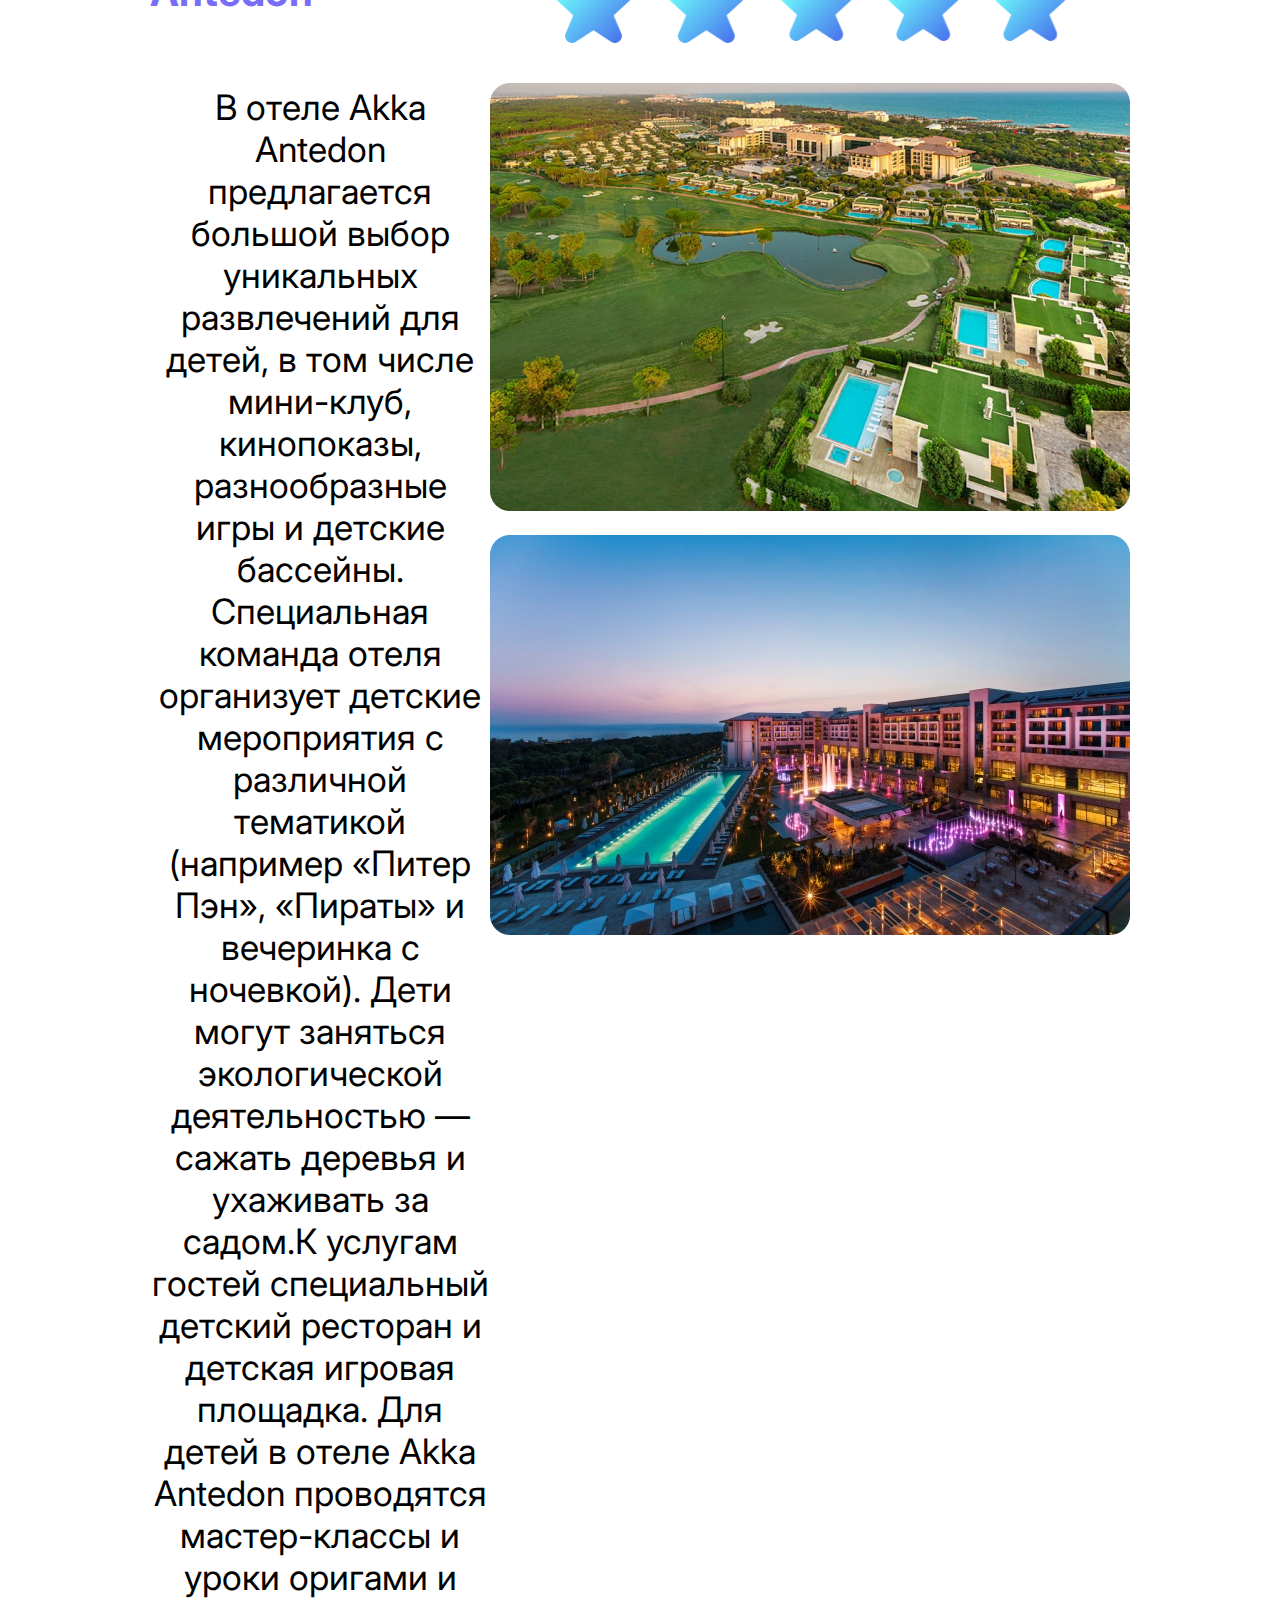
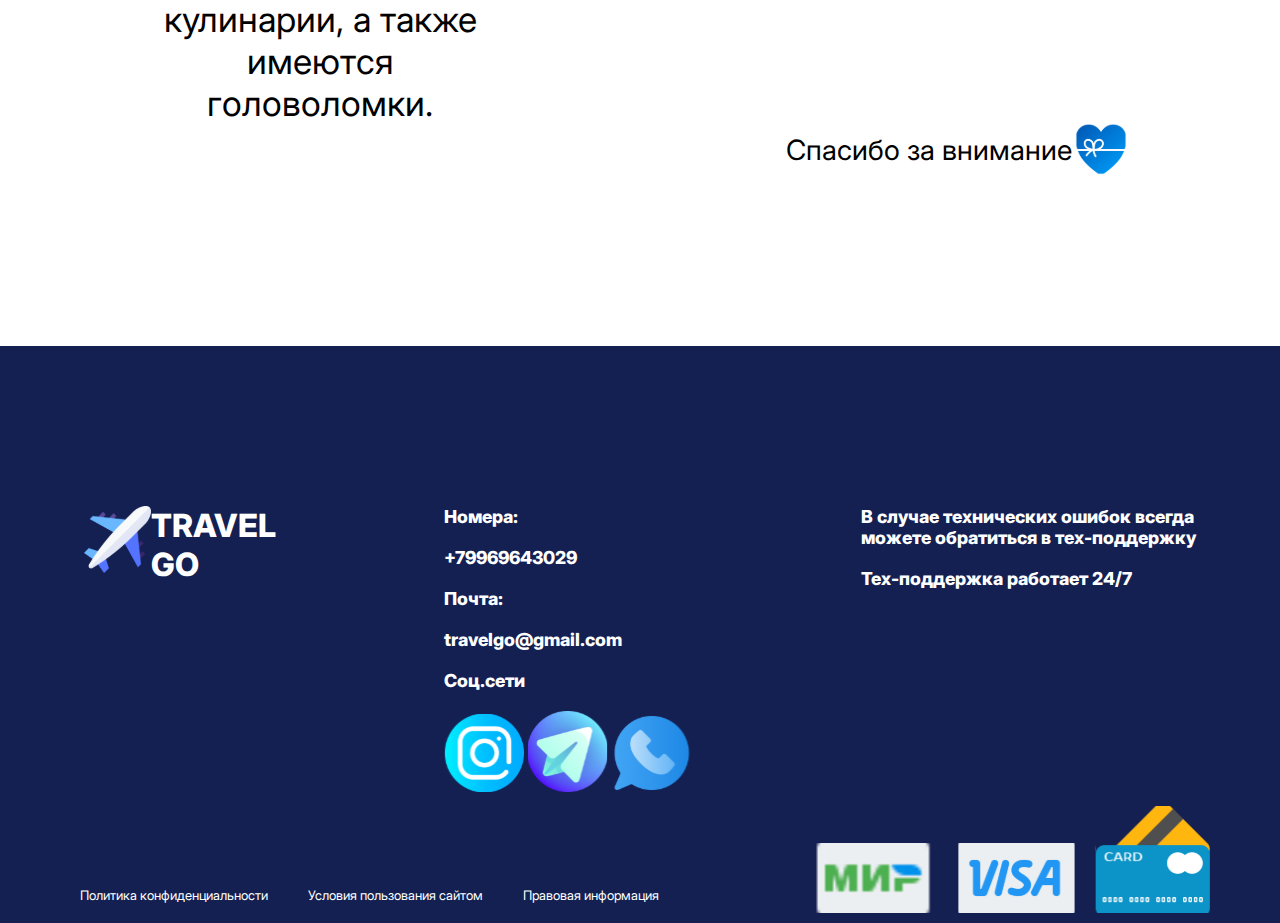
<file: hotels.html>
<!DOCTYPE html>
<html lang="en">
<head>
    <meta charset="UTF-8">
    <meta name="viewport" content="width=device-width, initial-scale=1.0">
    <link rel="stylesheet" href="./assets/css/style.css">
    <title>Document</title>
</head>
<body>
    <header class="header">
        <div class="container">
            <div class="menu">
                <input type="checkbox" id="burger-checkbox" class="burger-checkbox">
                <label for="burger-checkbox" class="burger"></label>
                <ul class="menu-list">
                    <li><a href="./index.html" class="menu-item">Главная</a><li>
                    <li><a href="./index.html#article_nav" class="menu-item">Статьи</a><li>
                    <li><a href="./katalog.html" class="menu-item">Каталог</a><li>
                    <li><a href="./login/login.html" class="menu-item">Вход</a><li>
                </ul>
            </div>
            <div class="header__wrap">
                <div class="header__logo">
                    <img class="header__logo-img" src="./assets/img/logo.svg" alt="logo" >
                    <h2 class="header__title">
                        TRAVEL <br> GO
                    </h2>
                </div>
                <div class="header__menu">
                    <div class="header__menu__a">
                        <img class="header__menu-img" src="./assets/img/home.svg" alt="home">
                        <a class="header__menu__a-class"  href="./index.html">
                        Главная
                    </a>
                    </div>
                    <div class="header__menu__a">
                        <img class="header__menu-img" src="./assets/img/statia.svg" alt="statia">
                        <a class="header__menu__a-class" href="./index.html#article_nav">
                      Статьи
                    </a>
                    </div>
                    <div class="header__menu__a">
                        <img class="header__menu-img" src="./assets/img/book.svg" alt="book">
                        <a class="header__menu__a-class" href="./katalog.html" >
                            Каталог
                    </a>
                    </div>
                    <div class="header__menu__a">
                        <img class="header__menu-img" src="./assets/img/person.svg" alt="login">
                        <a class="header__menu__a-class" href="./login/login.html">
                        Вход
                    </a>
                    </div>
                </div>
            </div>
        </div>
    </header>
    <section class="hotels">
        <div class="hotels-title">
            <h2>
                ТОП-3 <br>отелей Турции
            </h2>
        </div>
        <div class="container">
           <div class="hotels-box">
                <div class="hotels-box1">
                    <h2>Regnum Caria</h2>
                    <p>Отель класса люкс. Находится в окружении сосновых деревьев гольф-клуба Carya. Большая территория, пляж с белым песком, просторные номера. 70% номеров имеет вид на Средиземное море. Отель прекрасно подходит для семей с детьми. 20 вилл предлагают размещение для самых взыскательных гостей с предоставлением VIP-услуг. В 2015 году отель стал местом проведения Саммита Большой двадцатки (G 20).</p>
                </div>
                <div class="hotels-box2">
                    <div class="hotels-reviews">
                        <p>Средний рейтинг</p>
                        <img src="./assets/img/stars.svg" alt="stars">
                    </div>
                    <div class="hotels-img">
                        <img src="./assets/img/carcia.png" alt="carcia">
                        <img src="./assets/img/carcia2.png" alt="carcia2">
                    </div>
                </div>
           </div>
           <div class="hotels-box">
                <div class="hotels-box1">                 
                    <h2>Voyage Belek Golf <br>& Spa Hotel</h2>
                    <p>Во всех номерах спа-отеля Voyage Belek Golf есть меблированный балкон с видом на сад или Средиземное море. В каждом номере есть собственная ванная комната и телевизор с плоским экраном и спутниковыми каналами.В курортном отеле работает множество ресторанов, включая рестораны мексиканской, японской, итальянской и турецкой кухни. Ресторан Cuisine24. В отеле круглосуточно работает ресторан с обслуживанием по меню, 9 баров, в том числе бар на пляже, диско-бар Underground и джаз-бар Sunset.</p>
                </div>
                <div class="hotels-box2">
                    <div class="hotels-reviews">
                        <p>Средний рейтинг</p>
                        <img src="./assets/img/stars.svg" alt="stars">
                    </div>
                    <div class="hotels-img">
                        <img src="./assets/img/belekhotel.png" alt="carcia">
                        <img src="./assets/img/belekhotel2.png" alt="carcia2">
                    </div>
                </div>
           </div>
           <div class="hotels-box">
                <div class="hotels-box1">
                    <h2>AKKA Hotels Antedon</h2>
                    <p>В отеле Akka Antedon предлагается большой выбор уникальных развлечений для детей, в том числе мини-клуб, кинопоказы, разнообразные игры и детские бассейны. Специальная команда отеля организует детские мероприятия с различной тематикой (например «Питер Пэн», «Пираты» и вечеринка с ночевкой). Дети могут заняться экологической деятельностью — сажать деревья и ухаживать за садом.К услугам гостей специальный детский ресторан и детская игровая площадка. Для детей в отеле Akka Antedon проводятся мастер-классы и уроки оригами и кулинарии, а также имеются головоломки.</p>
                </div>
                <div class="hotels-box2">
                    <div class="hotels-reviews">
                        <p>Средний рейтинг</p>
                        <img src="./assets/img/stars.svg" alt="stars">
                    </div>
                    <div class="hotels-img">
                        <img src="./assets/img/carcia.png" alt="carcia">
                        <img src="./assets/img/carcia2.png" alt="carcia2">
                    </div>
                </div>
           </div>
           <div class="cats-heart">
            <p>Спасибо за внимание</p>
            <img src="./assets/img/heart.svg" alt="heart">
        </div>
        </div>
    </section>
    <section class="footer">
        <div class="container">
            <div class="footer-box footer-box-logo">
                <img src="./assets/img/logo.svg" alt="logo">
                <h2>TRAVEL <br> GO</h2>
            </div>
            <div class="footer-box">
                <p>Номера:</p>
                <p>+79969643029</p>
                <p>Почта:</p>
                <p>travelgo@gmail.com</p>
                <p>Соц.сети</p>
                <div class="footer-img">
                    <a href="#"><img src="./assets/img/inst.svg" alt="inst"></a>
                    <a href="#"><img src="./assets/img/tg.svg" alt="tg"></a>
                    <a href="#"><img src="./assets/img/whats.svg" alt="whats"></a>
                </div>
            </div>
            <div class="footer-box">
                <p>В случае технических ошибок всегда <br>можете обратиться в тех-поддержку</p>
                <p>Тех-поддержка работает 24/7</p>
            </div>
        </div>
        <div class="footer-privace">
            <div class="footer-text">
                <p>Политика конфиденциальности</p>
                <p>Условия пользования сайтом</p>
                <p>Правовая информация</p>
            </div>
            <div class="footer-card">
                <img src="./assets/img/mir.svg" alt="mir">
                <img src="./assets/img/visa.svg" alt="visa">
                <img src="./assets/img/mastercad.svg" alt="mastercad">
            </div>
        </div>
    </section>
</body>
</html>
</file>
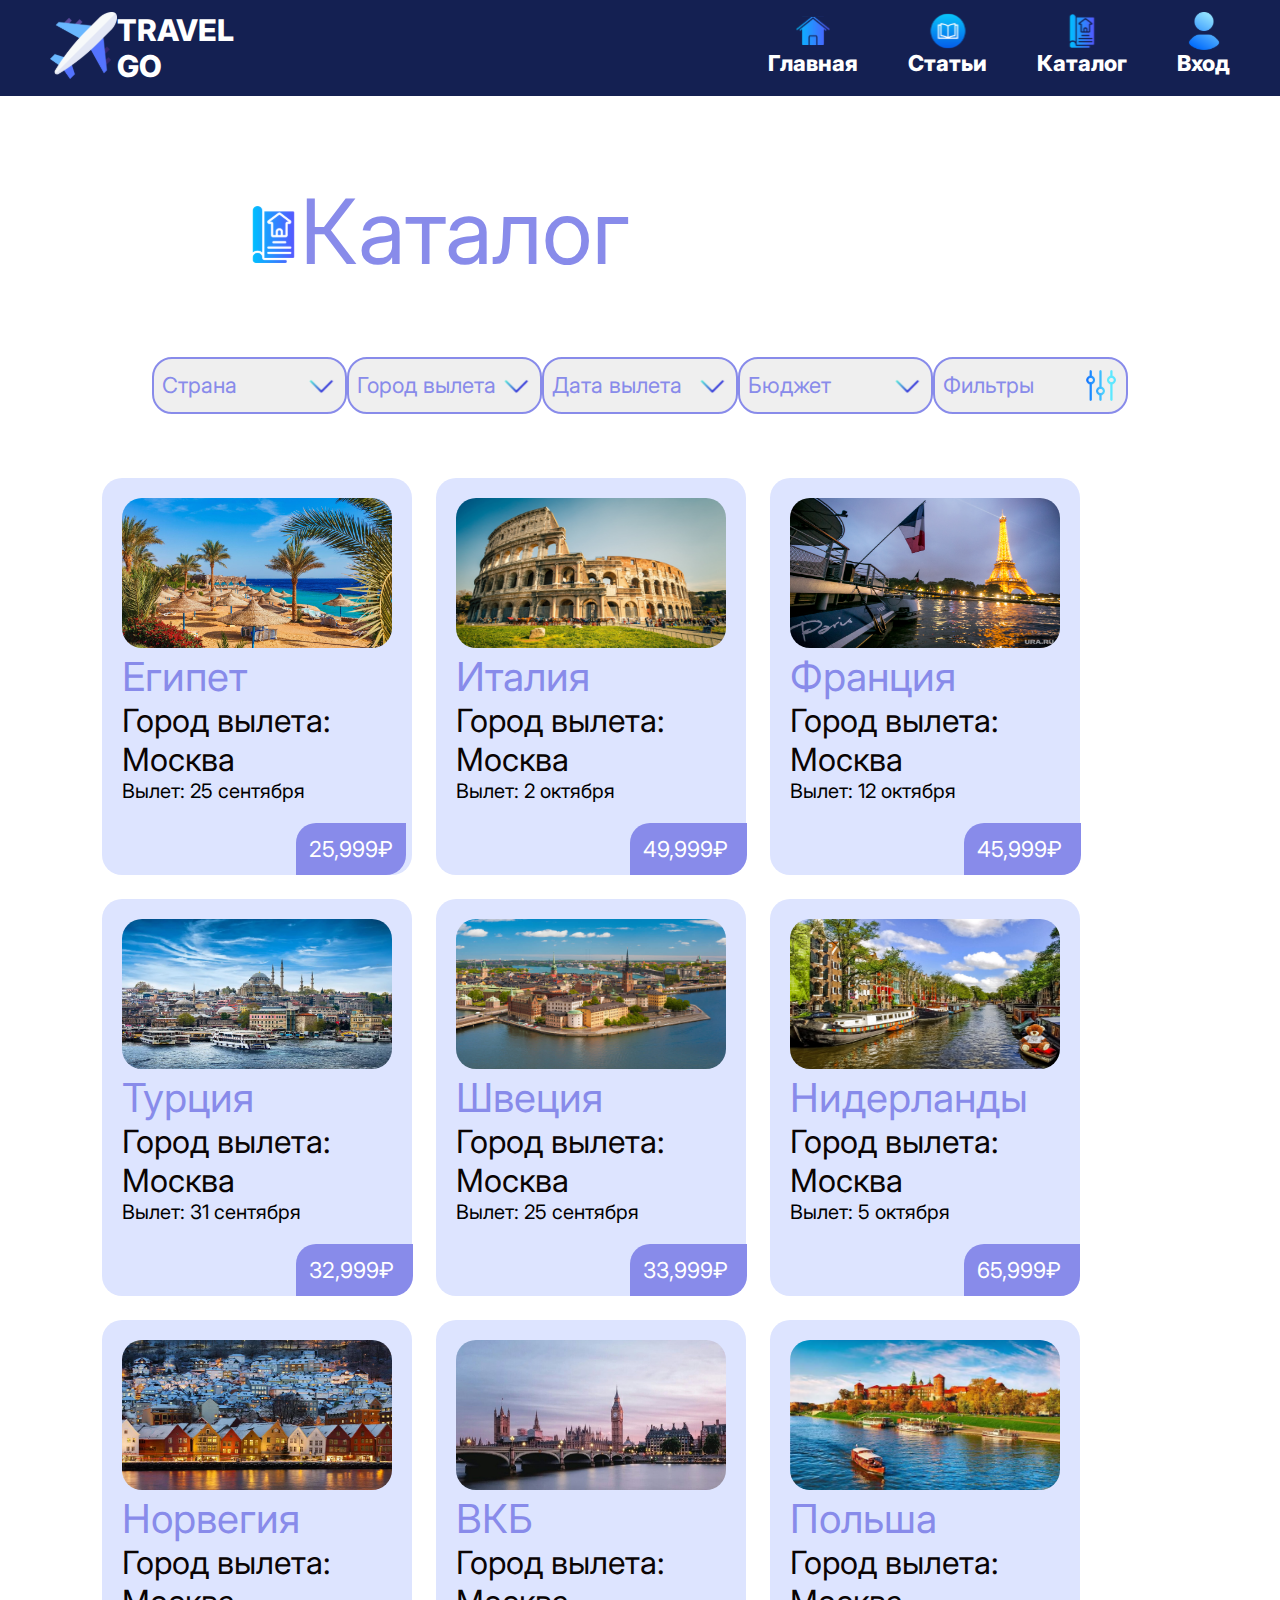
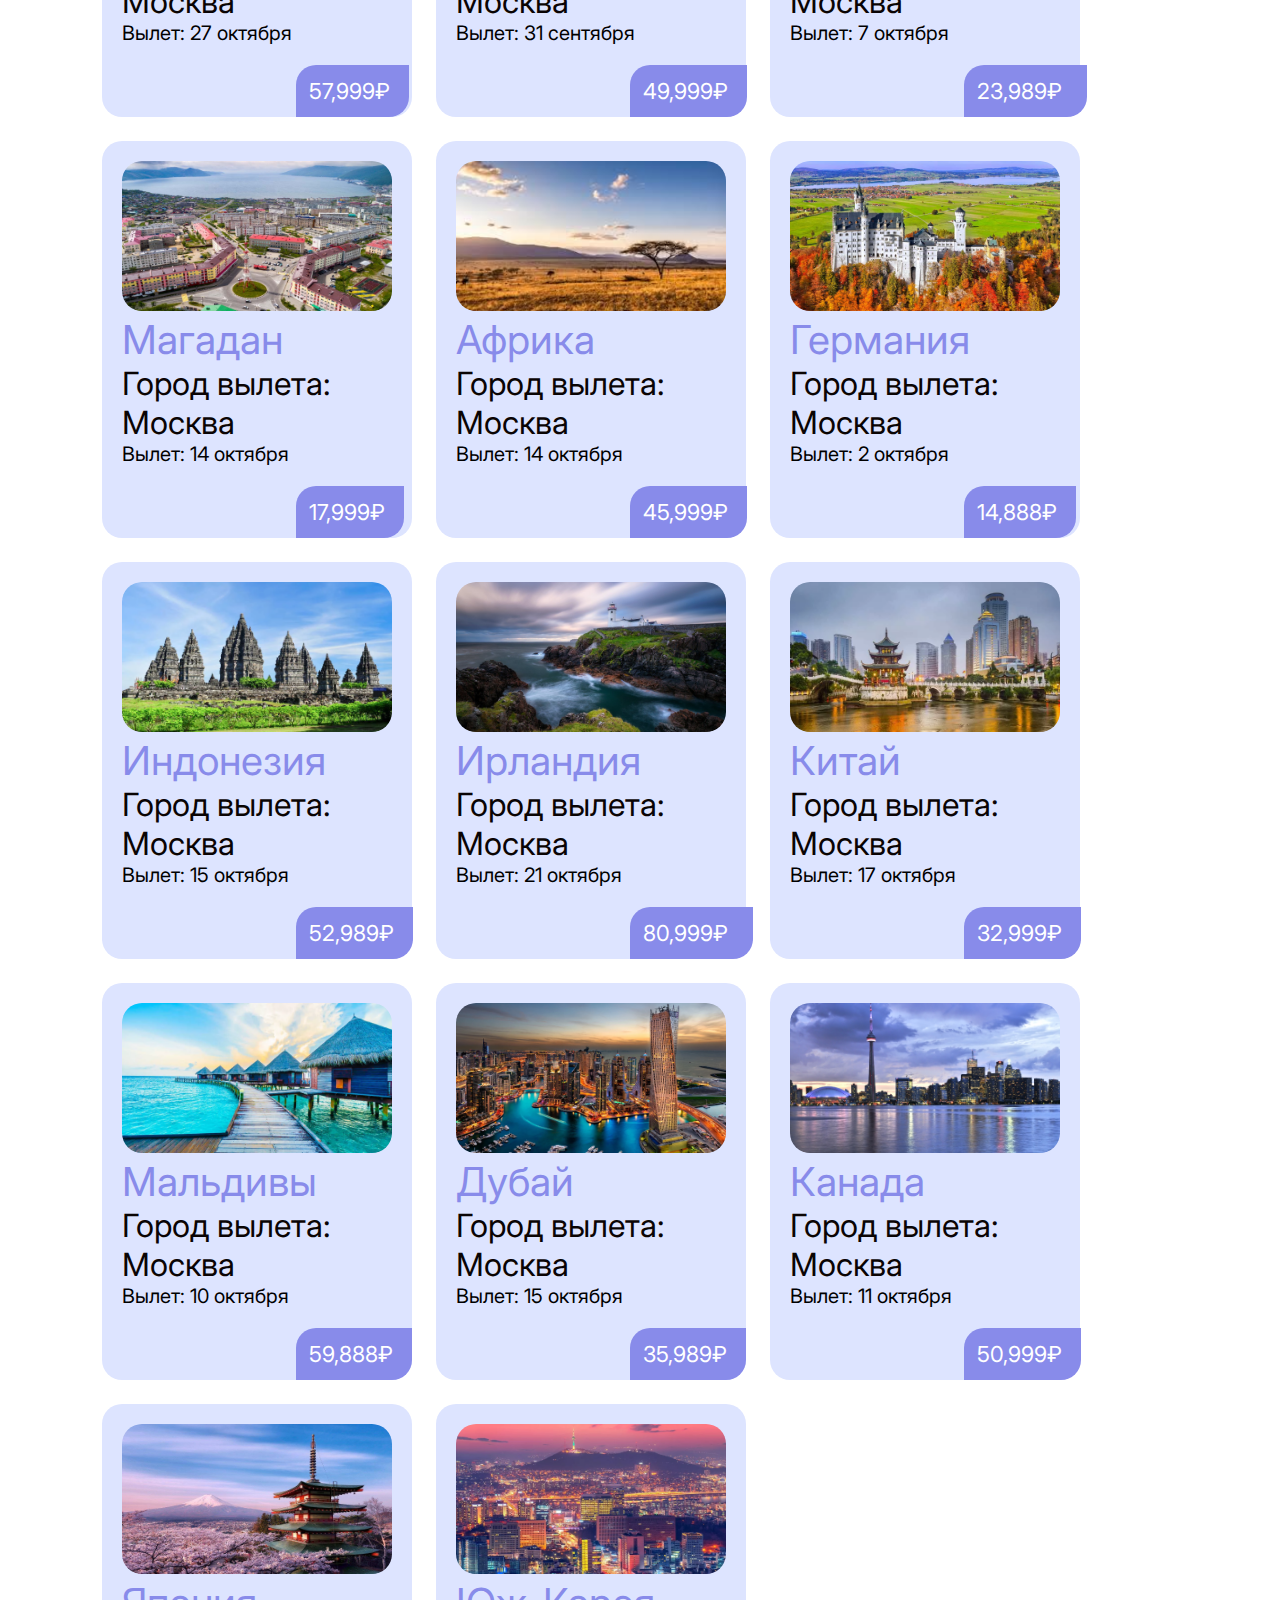
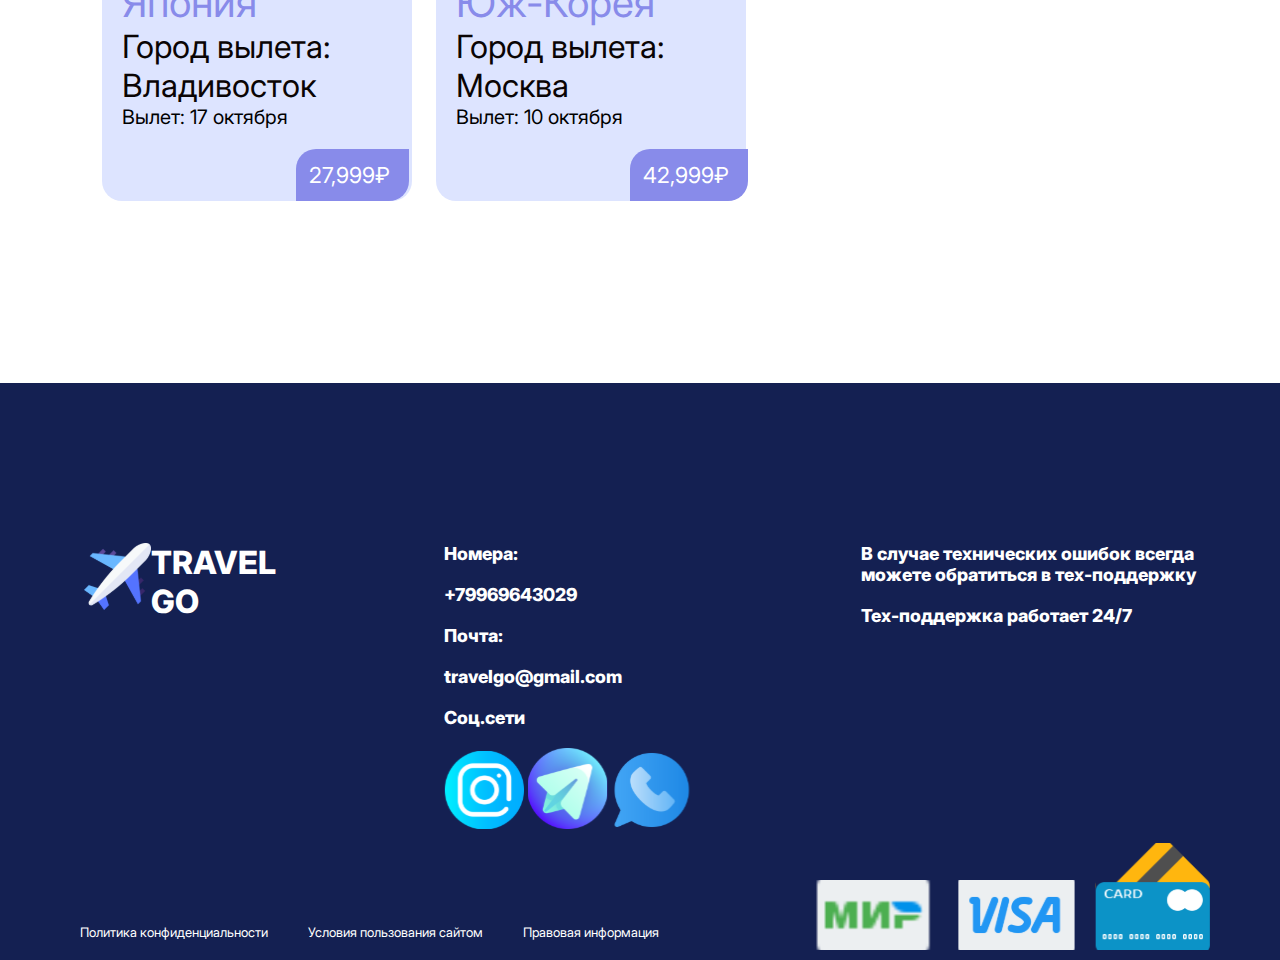
<file: katalog.html>
<!DOCTYPE html>
<html lang="en">
<head>
    <meta charset="UTF-8">
    <meta name="viewport" content="width=device-width, initial-scale=1.0">
    <link rel="stylesheet" href="./assets/css/katalog.css">
    <title>KATALOG</title>

</head>
<body>
    <header class="header">
        <div class="container">
            <!-- <div class="header__burger">
                <img src="./assets/img/burger.svg" alt="burger">
            </div> -->
            <div class="menu">
                <input type="checkbox" id="burger-checkbox" class="burger-checkbox">
                <label for="burger-checkbox" class="burger"></label>
                <ul class="menu-list">
                    <li><a href="./index.html" class="menu-item">Главная</a><li>
                    <li><a href="./index.html#article_nav" class="menu-item">Статьи</a><li>
                    <li><a href="#" class="menu-item">Каталог</a><li>
                    <li><a href="./login/login.html" class="menu-item">Вход</a><li>
                </ul>
            </div>
            <div class="header__wrap">
                <div class="header__logo">
                    <img class="header__logo-img" src="./assets/img/logo.svg" alt="logo" >
                    <h2 class="header__title">
                        TRAVEL <br> GO
                    </h2>
                </div>
                <div class="header__menu">
                    <div class="header__menu__a">
                        <img class="header__menu-img" src="./assets/img/home.svg" alt="home">
                        <a class="header__menu__a-class"  href="./index.html">
                        Главная
                    </a>
                    </div>
                    <div class="header__menu__a">
                        <img class="header__menu-img" src="./assets/img/statia.svg" alt="statia">
                        <a class="header__menu__a-class" href="./index.html#article_nav">
                      Статьи
                    </a>
                    </div>
                    <div class="header__menu__a">
                        <img class="header__menu-img" src="./assets/img/book.svg" alt="book">
                        <a class="header__menu__a-class" href="./katalog.html">
                            Каталог
                    </a>
                    </div>
                    <div class="header__menu__a">
                        <img class="header__menu-img" src="./assets/img/person.svg" alt="login">
                        <a class="header__menu__a-class" href="./login/login.html">
                        Вход
                    </a>
                    </div>
                </div>
            </div>
        </div>
    </header>
    <section class="katalog">
        <div class="container">
            <div class="katalog__wrap">
                <div class="katalog__title">
                    <img class="katalog__title-img" src="./assets/img/katalog.svg" alt="katalog">
                    <h2 class="katalog__title-h2">
                        Каталог
                    </h2>
                </div>
                <div class="katalog__filter">
                    <button class="katalog__btn"  >
                        Страна
                        <img class="katalog__btn-img" src="./assets/img/vector.svg" alt="vector">
                    </button>
                    <button class="katalog__btn">
                        Город вылета
                        <img class="katalog__btn-img" src="./assets/img/vector.svg" alt="vector">
                    </button>
                    <button class="katalog__btn">
                        Дата вылета
                        <img class="katalog__btn-img" src="./assets/img/vector.svg" alt="vector">
                    </button>
                    <button class="katalog__btn">
                        Бюджет
                        <img class="katalog__btn-img" src="./assets/img/vector.svg" alt="vector">
                    </button>
                    <button class="katalog__btn">
                        Фильтры
                        <img class="katalog__btn-img" src="./assets/img/filter.svg" alt="filter">
                    </button>
                </div>
                <div class="katalog__list">
                    <div class="katalog__list__card " >
                        <img class="katalog__list__card-img " src="./assets/img/egipet.jpg" alt="egipet" >
                        <h3 class="katalog__list__card-h3">
                            Египет
                        </h3>
                        <p class="katalog__list__card-p">
                            Город вылета: <br>
                              Москва 
                        </p>
                        <p class="katalog__list__card-p2">
                            Вылет: 25 сентября
                        </p>
                        <button class="katalog__list__card-btn btn">
                            25,999₽
                        </button>
                    </div>
                    <div class="katalog__list__card">
                        <img class="katalog__list__card-img" src="./assets/img/Italy.jpg" alt="egipet" >
                        <h3 class="katalog__list__card-h3">
                            Италия
                        </h3>
                        <p class="katalog__list__card-p">
                            Город вылета: <br>
                              Москва 
                        </p>
                        <p class="katalog__list__card-p2">
                            Вылет: 2 октября
                        </p>
                        <button class="katalog__list__card-btn btn" >
                            49,999₽ 
                        </button>
                    </div>
                    <div class="katalog__list__card">
                        <img class="katalog__list__card-img" src="./assets/img/frans.jpg" alt="egipet" >
                        <h3 class="katalog__list__card-h3">
                            Франция
                        </h3>
                        <p class="katalog__list__card-p">
                            Город вылета: <br>
                              Москва 
                        </p>
                        <p class="katalog__list__card-p2">
                            Вылет: 12 октября
                        </p>
                        <button class="katalog__list__card-btn btn">
                            45,999₽ 
                        </button>
                    </div>
                    <div class="katalog__list__card">
                        <img class="katalog__list__card-img" src="./assets/img/turcia.webp" alt="egipet" >
                        <h3 class="katalog__list__card-h3">
                            Турция
                        </h3>
                        <p class="katalog__list__card-p">
                            Город вылета: <br>
                              Москва 
                        </p>
                        <p class="katalog__list__card-p2">
                            Вылет:  31 сентября
                        </p>
                        <button class="katalog__list__card-btn btn">
                            32,999₽ 
                        </button>
                    </div>
                    <div class="katalog__list__card">
                        <img class="katalog__list__card-img" src="./assets/img/sweden.jpg" alt="egipet" >
                        <h3 class="katalog__list__card-h3">
                            Швеция
                        </h3>
                        <p class="katalog__list__card-p">
                            Город вылета: <br>
                              Москва 
                        </p>
                        <p class="katalog__list__card-p2">
                            Вылет:   25 сентября
                        </p>
                        <button class="katalog__list__card-btn btn">
                            33,999₽ 
                        </button>
                    </div>
                    <div class="katalog__list__card">
                        <img class="katalog__list__card-img" src="./assets/img/nider.jpg" alt="egipet" >
                        <h3 class="katalog__list__card-h3">
                            Нидерланды
                        </h3>
                        <p class="katalog__list__card-p">
                            Город вылета: <br>
                              Москва 
                        </p>
                        <p class="katalog__list__card-p2">
                            Вылет:   5 октября
                        </p>
                        <button class="katalog__list__card-btn btn">
                            65,999₽                     
                        </button>
                    </div>
                    <div class="katalog__list__card">
                        <img class="katalog__list__card-img" src="./assets/img/norveg.webp" alt="egipet" >
                        <h3 class="katalog__list__card-h3">
                            Норвегия
                        </h3>
                        <p class="katalog__list__card-p">
                            Город вылета: <br>
                              Москва 
                        </p>
                        <p class="katalog__list__card-p2">
                            Вылет:  27 октября
                        </p>
                        <button class="katalog__list__card-btn btn">
                            57,999₽ 
                        </button>
                    </div>
                    <div class="katalog__list__card">
                        <img class="katalog__list__card-img" src="./assets/img/brit.jpg" alt="egipet" >
                        <h3 class="katalog__list__card-h3">
                            ВКБ
                        </h3>
                        <p class="katalog__list__card-p">
                            Город вылета: <br>
                              Москва 
                        </p>
                        <p class="katalog__list__card-p2">
                            Вылет:  31 сентября
                        </p>
                        <button class="katalog__list__card-btn btn">
                            49,999₽ 
                        </button>
                    </div>
                    <div class="katalog__list__card">
                        <img class="katalog__list__card-img" src="./assets/img/Польша 1.png" alt="egipet" >
                        <h3 class="katalog__list__card-h3">
                            Польша
                        </h3>
                        <p class="katalog__list__card-p">
                            Город вылета: <br>
                              Москва 
                        </p>
                        <p class="katalog__list__card-p2">
                            Вылет: 7 октября
                        </p>
                        <button class="katalog__list__card-btn btn">
                            23,989₽  
                        </button>
                    </div>
                    <div class="katalog__list__card">
                        <img class="katalog__list__card-img" src="./assets/img/магадан 1.png" alt="egipet" >
                        <h3 class="katalog__list__card-h3">
                            Магадан
                        </h3>
                        <p class="katalog__list__card-p">
                            Город вылета: <br>
                              Москва 
                        </p>
                        <p class="katalog__list__card-p2">
                            Вылет: 14 октября
                        </p>
                        <button class="katalog__list__card-btn btn">
                            17,999₽ 
                        </button>
                    </div>
                    <div class="katalog__list__card">
                        <img class="katalog__list__card-img" src="./assets/img/afrika 1.png" alt="egipet" >
                        <h3 class="katalog__list__card-h3">
                            Африка
                        </h3>
                        <p class="katalog__list__card-p">
                            Город вылета: <br>
                              Москва 
                        </p>
                        <p class="katalog__list__card-p2">
                            Вылет: 14 октября
                        </p>
                        <button class="katalog__list__card-btn btn">
                            45,999₽ 
                        </button>
                    </div>
                    <div class="katalog__list__card">
                        <img class="katalog__list__card-img" src="./assets/img/Германия 1.png" alt="egipet" >
                        <h3 class="katalog__list__card-h3">
                            Германия
                        </h3>
                        <p class="katalog__list__card-p">
                            Город вылета: <br>
                              Москва 
                        </p>
                        <p class="katalog__list__card-p2">
                            Вылет: 2 октября
                        </p>
                        <button class="katalog__list__card-btn btn">
                            14,888₽ 
                        </button>
                    </div>
                    <div class="katalog__list__card">
                        <img class="katalog__list__card-img" src="./assets/img/image 20.png" alt="egipet" >
                        <h3 class="katalog__list__card-h3">
                            Индонезия
                        </h3>
                        <p class="katalog__list__card-p">
                            Город вылета: <br>
                              Москва 
                        </p>
                        <p class="katalog__list__card-p2">
                            Вылет: 15 октября
                        </p>
                        <button class="katalog__list__card-btn btn">
                            52,989₽ 
                        </button>
                    </div>
                    <div class="katalog__list__card">
                        <img class="katalog__list__card-img" src="./assets/img/Irlanlia.png" alt="egipet" >
                        <h3 class="katalog__list__card-h3">
                            Ирландия
                        </h3>
                        <p class="katalog__list__card-p">
                            Город вылета: <br>
                              Москва 
                        </p>
                        <p class="katalog__list__card-p2">
                            Вылет: 21 октября
                        </p>
                        <button class="katalog__list__card-btn btn">
                            80,999₽  
                        </button>
                    </div>
                    <div class="katalog__list__card">
                        <img class="katalog__list__card-img" src="./assets/img/kitai.png" alt="egipet" >
                        <h3 class="katalog__list__card-h3">
                            Китай
                        </h3>
                        <p class="katalog__list__card-p">
                            Город вылета: <br>
                              Москва 
                        </p>
                        <p class="katalog__list__card-p2">
                            Вылет: 17 октября
                        </p>
                        <button class="katalog__list__card-btn btn">
                            32,999₽ 
                        </button>
                    </div>
                    <div class="katalog__list__card">
                        <img class="katalog__list__card-img" src="./assets/img/maldiv.png" alt="egipet" >
                        <h3 class="katalog__list__card-h3">
                            Мальдивы
                        </h3>
                        <p class="katalog__list__card-p">
                            Город вылета: <br>
                              Москва 
                        </p>
                        <p class="katalog__list__card-p2">
                            Вылет: 10 октября
                        </p>
                        <button class="katalog__list__card-btn btn">
                            59,888₽ 
                        </button>
                    </div>
                    <div class="katalog__list__card">
                        <img class="katalog__list__card-img" src="./assets/img/dubay.png" alt="egipet" >
                        <h3 class="katalog__list__card-h3">
                            Дубай
                        </h3>
                        <p class="katalog__list__card-p">
                            Город вылета: <br>
                              Москва 
                        </p>
                        <p class="katalog__list__card-p2">
                            Вылет: 15 октября
                        </p>
                        <button class="katalog__list__card-btn btn">
                            35,989₽ 
                        </button>
                    </div>
                    <div class="katalog__list__card">
                        <img class="katalog__list__card-img" src="./assets/img/kanada.png" alt="egipet" >
                        <h3 class="katalog__list__card-h3">
                            Канада
                        </h3>
                        <p class="katalog__list__card-p">
                            Город вылета: <br>
                              Москва 
                        </p>
                        <p class="katalog__list__card-p2">
                            Вылет: 11 октября
                        </p>
                        <button class="katalog__list__card-btn btn">
                            50,999₽ 
                        </button>
                    </div>
                    <div class="katalog__list__card">
                        <img class="katalog__list__card-img" src="./assets/img/japan.png" alt="egipet" >
                        <h3 class="katalog__list__card-h3">
                            Япония
                        </h3>
                        <p class="katalog__list__card-p">
                            Город вылета: <br>
                              Владивосток
                        </p>
                        <p class="katalog__list__card-p2">
                            Вылет: 17 октября
                        </p>
                        <button class="katalog__list__card-btn btn">
                            27,999₽ 
                        </button>
                    </div><div class="katalog__list__card">
                        <img class="katalog__list__card-img" src="./assets/img/korea.png" alt="egipet" >
                        <h3 class="katalog__list__card-h3">
                            Юж-Корея
                        </h3>
                        <p class="katalog__list__card-p">
                            Город вылета: <br>
                              Москва 
                        </p>
                        <p class="katalog__list__card-p2">
                            Вылет: 10 октября
                        </p>
                        <button class="katalog__list__card-btn btn">
                            42,999₽ 
                        </button>
                    </div>
                </div>
                
            </div>
        </div>
    </section>
    <section class="footer">
        <div class="container">
            <div class="footer-box footer-box-logo">
                <img src="./assets/img/logo.svg" alt="logo">
                <h2>TRAVEL <br> GO</h2>
            </div>
            <div class="footer-box">
                <p>Номера:</p>
                <p>+79969643029</p>
                <p>Почта:</p>
                <p>travelgo@gmail.com</p>
                <p>Соц.сети</p>
                <div class="footer-img">
                    <a href="#"><img src="./assets/img/inst.svg" alt="inst"></a>
                    <a href="#"><img src="./assets/img/tg.svg" alt="tg"></a>
                    <a href="#"><img src="./assets/img/whats.svg" alt="whats"></a>
                </div>
            </div>
            <div class="footer-box">
                <p>В случае технических ошибок всегда <br>можете обратиться в тех-поддержку</p>
                <p>Тех-поддержка работает 24/7</p>
            </div>
        </div>
        <div class="footer-privace">
            <div class="footer-text">
                <p>Политика конфиденциальности</p>
                <p>Условия пользования сайтом</p>
                <p>Правовая информация</p>
            </div>
            <div class="footer-card">
                <img src="./assets/img/mir.svg" alt="mir">
                <img src="./assets/img/visa.svg" alt="visa">
                <img src="./assets/img/mastercad.svg" alt="mastercad">
            </div>
        </div>
    </section>
</body>
</html>
</file>
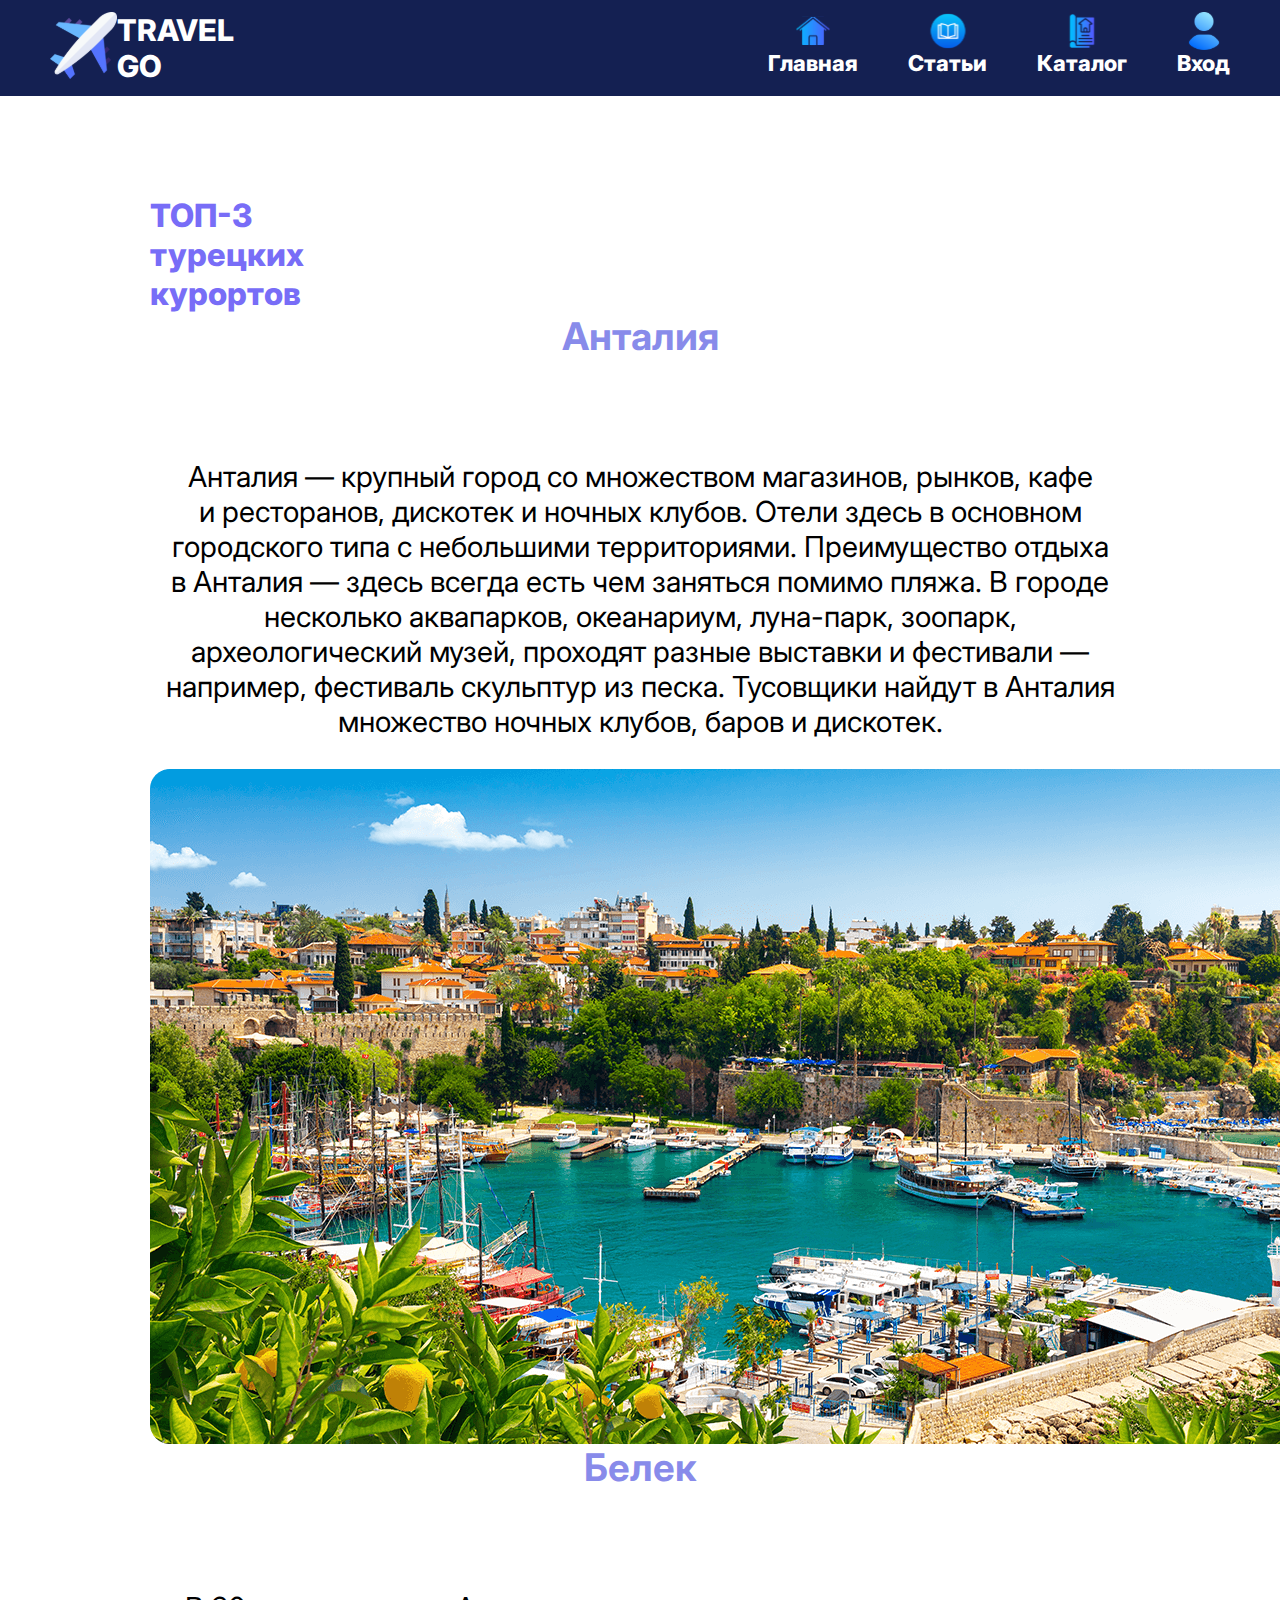
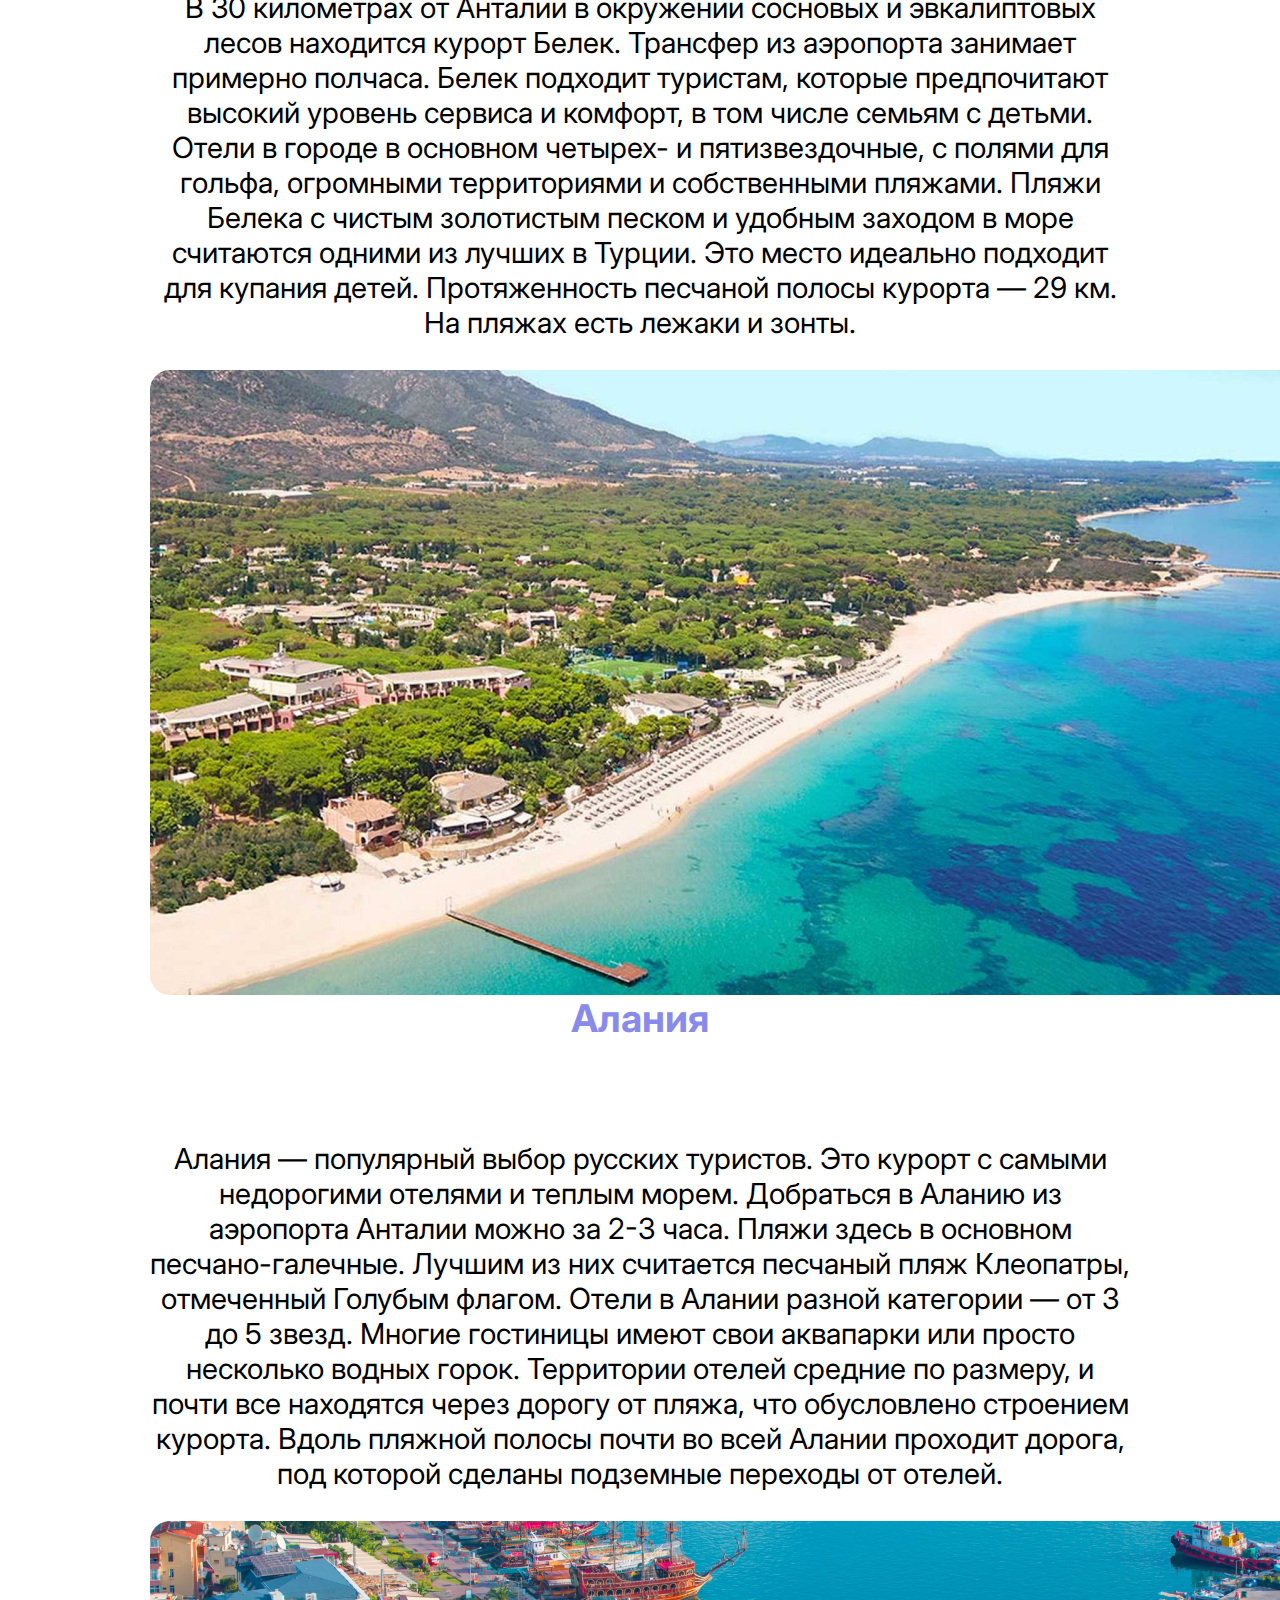
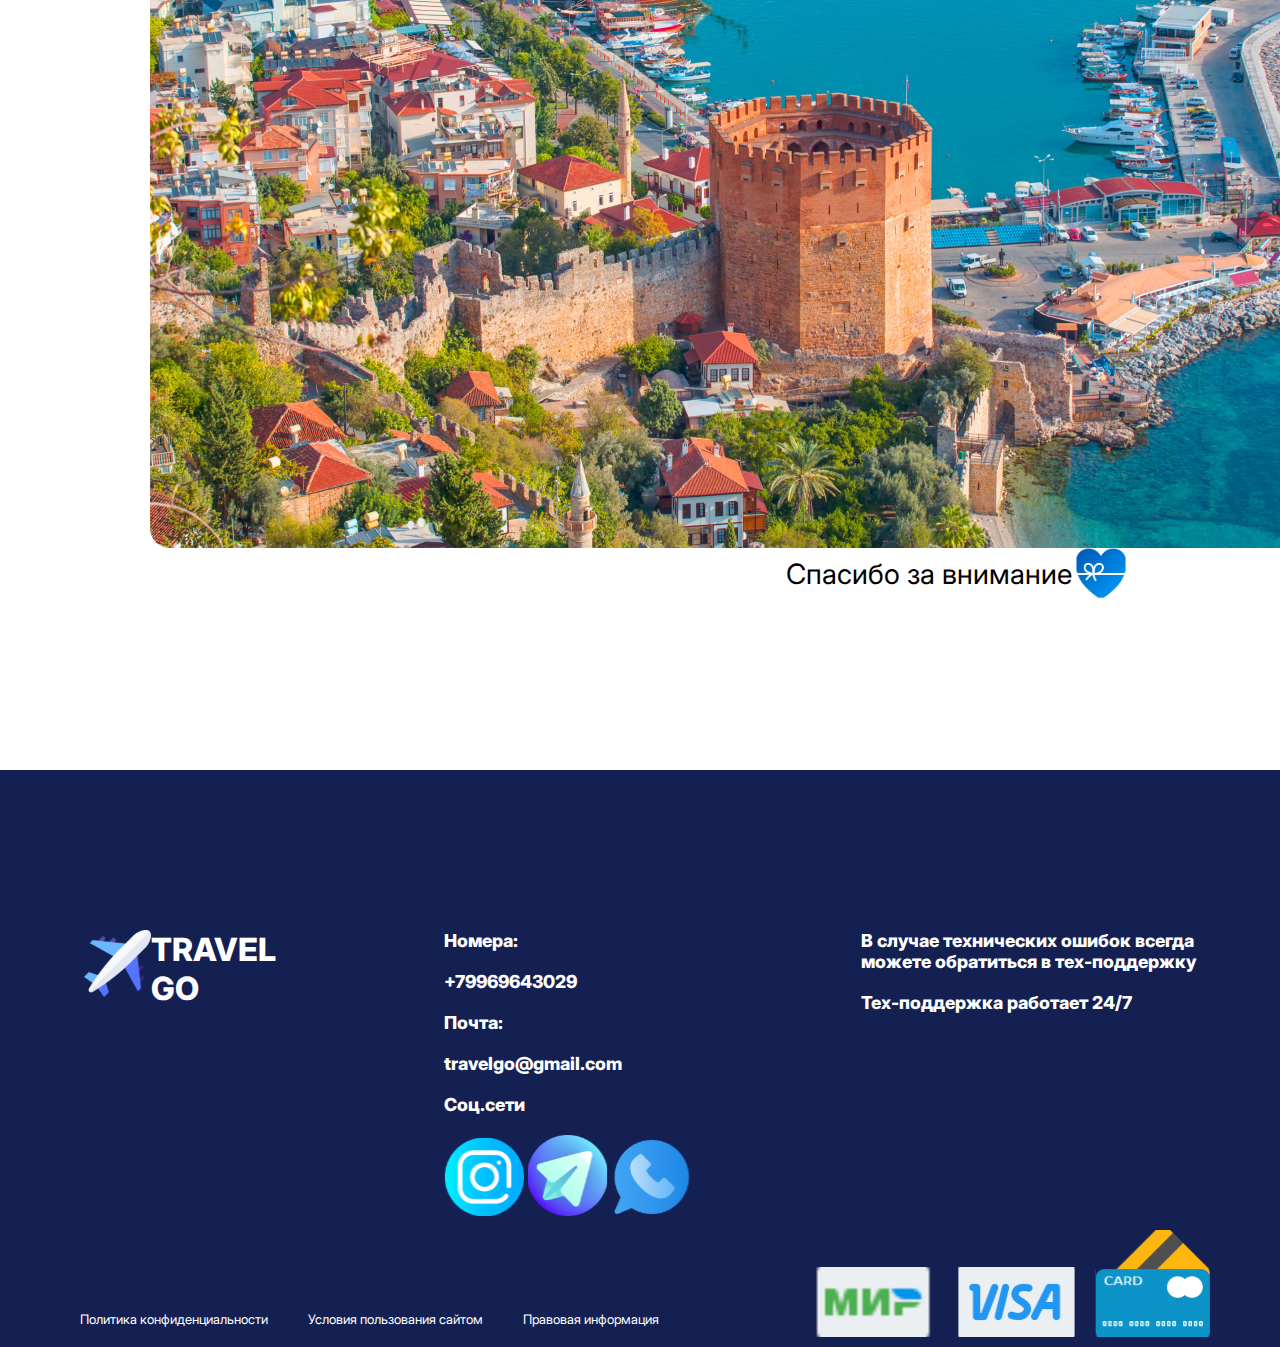
<file: resorts.html>
<!DOCTYPE html>
<html lang="en">
<head>
    <meta charset="UTF-8">
    <meta name="viewport" content="width=device-width, initial-scale=1.0">
    <link rel="stylesheet" href="./assets/css/style.css">
    <title>Resorts</title>
</head>
<body>
    <header class="header">
        <div class="container">
            <div class="menu">
                <input type="checkbox" id="burger-checkbox" class="burger-checkbox">
                <label for="burger-checkbox" class="burger"></label>
                <ul class="menu-list">
                    <li><a href="./index.html" class="menu-item">Главная</a><li>
                    <li><a href="./index.html#article_nav" class="menu-item">Статьи</a><li>
                    <li><a href="./katalog.html" class="menu-item">Каталог</a><li>
                    <li><a href="./login/login.html" class="menu-item">Вход</a><li>
                </ul>
            </div>
            <div class="header__wrap">
                <div class="header__logo">
                    <img class="header__logo-img" src="./assets/img/logo.svg" alt="logo" >
                    <h2 class="header__title">
                        TRAVEL <br> GO
                    </h2>
                </div>
                <div class="header__menu">
                    <div class="header__menu__a">
                        <img class="header__menu-img" src="./assets/img/home.svg" alt="home">
                        <a class="header__menu__a-class"  href="./index.html">
                        Главная
                    </a>
                    </div>
                    <div class="header__menu__a">
                        <img class="header__menu-img" src="./assets/img/statia.svg" alt="statia">
                        <a class="header__menu__a-class" href="./index.html#article_nav">
                      Статьи
                    </a>
                    </div>
                    <div class="header__menu__a">
                        <img class="header__menu-img" src="./assets/img/book.svg" alt="book">
                        <a class="header__menu__a-class" href="./katalog.html">
                            Каталог
                    </a>
                    </div>
                    <div class="header__menu__a">
                        <img class="header__menu-img" src="./assets/img/person.svg" alt="login">
                        <a class="header__menu__a-class" href="./login/login.html">
                        Вход
                    </a>
                    </div>
                </div>
            </div>
        </div>
    </header>

    <section class="resorts">
        <div class="container">
            <div class="resorts-text">
                <div class="resorts-title">
                    <h2>ТОП-3 <br>турецких <br>курортов</h2>
                </div>
                <div class="resorts-box">
                    <h2>Анталия</h2>
                    <p>Анталия — крупный город со множеством магазинов, рынков, кафе и ресторанов, дискотек и ночных клубов. Отели здесь в основном городского типа с небольшими территориями. Преимущество отдыха в Анталия — здесь всегда есть чем заняться помимо пляжа. В городе несколько аквапарков, океанариум, луна-парк, зоопарк, археологический музей, проходят разные выставки и фестивали — например, фестиваль скульптур из песка. Тусовщики найдут в Анталия множество ночных клубов, баров и дискотек.</p>
                    <img src="./assets/img/antalia.png" alt="">
                </div>
            </div>
            <div class="resorts-text">
                
                <div class="resorts-box">
                    <h2>Белек</h2>
                    <p>В 30 километрах от Анталии в окружении сосновых и эвкалиптовых лесов находится курорт Белек. Трансфер из аэропорта занимает примерно полчаса. Белек подходит туристам, которые предпочитают высокий уровень сервиса и комфорт, в том числе семьям с детьми. Отели в городе в основном четырех- и пятизвездочные, с полями для гольфа, огромными территориями и собственными пляжами.
                        Пляжи Белека с чистым золотистым песком и удобным заходом в море считаются одними из лучших в Турции. Это место идеально подходит для купания детей. Протяженность песчаной полосы курорта — 29 км. На пляжах есть лежаки и зонты.</p>
                    <img src="./assets/img/belek.png" alt="belek">
                </div>
            </div>
            <div class="resorts-text">
                
                <div class="resorts-box">
                    <h2>Алания</h2>
                    <p>Алания — популярный выбор русских туристов. Это курорт с самыми недорогими отелями и теплым морем. Добраться в Аланию из аэропорта Анталии можно за 2-3 часа. Пляжи здесь в основном песчано-галечные. Лучшим из них считается песчаный пляж Клеопатры, отмеченный Голубым флагом.
                        Отели в Алании разной категории — от 3 до 5 звезд. Многие гостиницы имеют свои аквапарки или просто несколько водных горок. Территории отелей средние по размеру, и почти все находятся через дорогу от пляжа, что обусловлено строением курорта. Вдоль пляжной полосы почти во всей Алании проходит дорога, под которой сделаны подземные переходы от отелей.</p>
                    <img src="./assets/img/alania.png" alt="alania">
                </div>
            </div>
            <div class="cats-heart">
                <p>Спасибо за внимание</p>
                <img src="./assets/img/heart.svg" alt="heart">
            </div>
            
        </div>
    </section>
    <section class="footer">
        <div class="container">
            <div class="footer-box footer-box-logo">
                <img src="./assets/img/logo.svg" alt="logo">
                <h2>TRAVEL <br> GO</h2>
            </div>
            <div class="footer-box">
                <p>Номера:</p>
                <p>+79969643029</p>
                <p>Почта:</p>
                <p>travelgo@gmail.com</p>
                <p>Соц.сети</p>
                <div class="footer-img">
                    <a href="#"><img src="./assets/img/inst.svg" alt="inst"></a>
                    <a href="#"><img src="./assets/img/tg.svg" alt="tg"></a>
                    <a href="#"><img src="./assets/img/whats.svg" alt="whats"></a>
                </div>
            </div>
            <div class="footer-box">
                <p>В случае технических ошибок всегда <br>можете обратиться в тех-поддержку</p>
                <p>Тех-поддержка работает 24/7</p>
            </div>
        </div>
        <div class="footer-privace">
            <div class="footer-text">
                <p>Политика конфиденциальности</p>
                <p>Условия пользования сайтом</p>
                <p>Правовая информация</p>
            </div>
            <div class="footer-card">
                <img src="./assets/img/mir.svg" alt="mir">
                <img src="./assets/img/visa.svg" alt="visa">
                <img src="./assets/img/mastercad.svg" alt="mastercad">
            </div>
        </div>
    </section>
</body>
</html>
</file>
<file: assets/css/style.css>
* {
  margin: 0;
  padding: 0;
  box-sizing: border-box;
  font-family: Inter;
}

@font-face {
  font-family: Inter;
  src: url(../fonts/Inter_28pt-Bold.ttf);
  font-weight: 700;
}
@font-face {
  font-family: Inter;
  src: url(../fonts/Inter_28pt-ExtraBold.ttf);
  font-weight: 900;
}
@font-face {
  font-family: Inter;
  src: url(../fonts/Inter_28pt-Regular.ttf);
  font-weight: 400;
}
button {
  transition: background-color 0.2s ease-in-out;
}

.btn:hover {
  background-color: #5b4dfb;
}

a {
  transition: color 0.3s ease-in-out;
}

a:hover {
  color: #5b4dfb;
  text-decoration: underline;
}

a {
  text-decoration: none;
}

li {
  text-decoration: none;
}

.header {
  padding-top: 12px;
  padding-bottom: 12px;
  color: #fff;
  background-color: #142052;
}
.header .menu {
  display: none;
}
@media (max-width: 376px) {
  .header .menu {
    display: block;
  }
}
.header .burger-checkbox {
  position: absolute;
  visibility: hidden;
}
.header .burger {
  position: relative;
  z-index: 1;
  cursor: pointer;
  display: block;
  position: relative;
  border: none;
  background: transparent;
  width: 40px;
  height: 26px;
}
.header .burger::before,
.header .burger::after {
  content: "";
  left: 0;
  position: absolute;
  display: block;
  width: 100%;
  height: 4px;
  border-radius: 10px;
  background: #ffffff;
}
.header .burger::before {
  top: 0;
  box-shadow: 0 11px 0 #fffefe;
  transition: box-shadow 0.3s 0.15s, top 0.3s 0.15s, transform 0.3s;
}
.header .burger::after {
  bottom: 0;
  transition: bottom 0.3s 0.15s, transform 0.3s;
}
.header .burger-checkbox:checked + .burger::before {
  top: 11px;
  transform: rotate(45deg);
  box-shadow: 0 6px 0 rgba(0, 0, 0, 0);
  transition: box-shadow 0.15s, top 0.3s, transform 0.3s 0.15s;
}
.header .burger-checkbox:checked + .burger::after {
  bottom: 11px;
  transform: rotate(-45deg);
  transition: bottom 0.3s, transform 0.3s 0.15s;
}
.header .menu-list {
  top: 0;
  left: 0;
  position: absolute;
  display: grid;
  gap: 12px;
  padding: 42px 0;
  margin: 0;
  background: #142052;
  list-style-type: none;
  transform: translateX(-100%);
  transition: 0.3s;
  width: 100px;
  border-radius: 0 20px 20px 0;
}
.header .menu-item {
  display: block;
  padding: 8px;
  color: white;
  font-size: 18px;
  text-align: center;
  text-decoration: none;
}
.header .menu-item:hover {
  background: #0c0d38;
}
.header .burger-checkbox:checked ~ .menu-list {
  transform: translateX(0);
}
.header__wrap {
  display: flex;
  justify-content: space-between;
}
.header__logo {
  display: flex;
  margin-left: 50px;
  font-size: 24px;
}
@media (max-width: 376px) {
  .header__logo {
    display: none;
  }
}
.header__logo-img {
  width: 67px;
  height: 67px;
}
.header__title {
  font-size: 30px;
  font-weight: 900;
}
.header__menu {
  display: flex;
  gap: 50px;
  margin-right: 50px;
}
@media (max-width: 376px) {
  .header__menu {
    display: none;
    margin: 0;
  }
}
.header__menu a {
  color: #fff;
  font-size: 22px;
  font-family: Inter;
  font-weight: 900;
}
.header__menu-img {
  width: 38px;
  height: 38px;
}
.header__menu__a {
  display: flex;
  flex-direction: column;
  align-items: center;
}

.main {
  background: url("../img/back.jpg") no-repeat center center/cover;
  height: 100vh;
}
.main__text {
  display: flex;
  align-items: center;
  flex-direction: column;
}
.main__title {
  color: #fff;
  margin-top: 150px;
  font-size: 66px;
  font-weight: 700;
  letter-spacing: 2px;
}
@media (max-width: 376px) {
  .main__title {
    font-size: 40px;
    padding-left: 40px;
  }
}
.main__btn {
  margin-top: 20px;
  font-size: 36px;
  font-weight: 700;
  padding: 15px 70px 15px 70px;
  color: #fff;
  border-radius: 60px 20px 60px 20px;
  background-color: #F46425;
  border: 10px;
  letter-spacing: 2px;
}
@media (max-width: 376px) {
  .main__btn {
    padding: 5px 40px 5px 40px;
    font-size: 25px;
  }
}

.katalog__title {
  display: flex;
  margin-top: 81px;
  margin-left: 247px;
}
@media (max-width: 376px) {
  .katalog__title {
    margin: 30px;
  }
}
.katalog__title-img {
  width: 53px;
  height: 65px;
  margin-top: 25px;
}
@media (max-width: 376px) {
  .katalog__title-img {
    margin: 5px;
  }
}
.katalog__title-h2 {
  color: #888BEA;
  font-size: 90px;
  font-weight: 400;
}
@media (max-width: 376px) {
  .katalog__title-h2 {
    font-size: 64px;
  }
}
.katalog__filter {
  display: flex;
  justify-content: space-between;
  margin: 0 152px 0 152px;
}
@media (max-width: 376px) {
  .katalog__filter {
    display: flex;
    flex-wrap: wrap;
    margin: 0;
    padding: 0 24px 0 24px;
  }
}
.katalog__btn {
  display: flex;
  align-items: center;
  justify-content: space-between;
  border: 2px solid #888BEA;
  color: #888BEA;
  padding: 8px;
  font-size: 22px;
  font-weight: 400;
  border-radius: 20px;
  width: 210px;
  margin-top: 71px;
}
@media (max-width: 376px) {
  .katalog__btn {
    padding: 5px;
    font-size: 15px;
    margin: 0px;
    width: 150px;
    margin: 5px;
  }
}
.katalog__btn-img {
  max-width: 37px;
  max-height: 37px;
}
@media (max-width: 376px) {
  .katalog__btn-img {
    max-width: 20px;
  }
}
.katalog__list {
  display: flex;
  flex-wrap: wrap;
  margin: 52px 0px 0 90px;
}
@media (max-width: 376px) {
  .katalog__list {
    display: flex;
    flex-wrap: nowrap;
    overflow-x: scroll;
    margin: 0;
  }
}
.katalog__list__card {
  background-color: #DDE4FF;
  padding: 20px;
  border-radius: 20px;
  margin: 12px;
}
@media (max-width: 376px) {
  .katalog__list__card {
    padding: 5px;
  }
}
.katalog__list__card-img {
  width: 270px;
  height: 150px;
  border-radius: 20px;
}
@media (max-width: 376px) {
  .katalog__list__card-img {
    max-width: 120px;
    max-height: 100px;
  }
}
.katalog__list__card-h3 {
  color: #888BEA;
  font-size: 40px;
  font-weight: 400;
}
@media (max-width: 376px) {
  .katalog__list__card-h3 {
    font-size: 18px;
  }
}
.katalog__list__card-p {
  color: #0A0404;
  font-size: 32px;
  font-weight: 400;
}
@media (max-width: 376px) {
  .katalog__list__card-p {
    font-size: 15px;
  }
}
.katalog__list__card-p2 {
  font-size: 20px;
  font-weight: 400;
}
@media (max-width: 376px) {
  .katalog__list__card-p2 {
    font-size: 12px;
  }
}
.katalog__list__card-btn {
  position: relative;
  left: 174px;
  bottom: -20px;
  font-size: 22px;
  font-weight: 400;
  color: #fff;
  background-color: #888BEA;
  border-radius: 20px 0 20px 0;
  padding: 13px;
  border: 0;
}
@media (max-width: 376px) {
  .katalog__list__card-btn {
    padding: 5px;
    font-size: 12px;
    position: relative;
    left: 65px;
    bottom: -3px;
  }
}
.katalog__dopInfo {
  display: flex;
  justify-content: center;
}
.katalog__dopInfo-h3 {
  color: #958989;
  font-size: 48px;
  font-weight: 700;
  letter-spacing: 4%;
  padding-top: 10px;
}
@media (max-width: 376px) {
  .katalog__dopInfo-h3 {
    font-size: 30px;
  }
}

.article {
  padding-left: 120px;
  padding-right: 120px;
}
@media (max-width: 376px) {
  .article {
    padding-left: 20px;
  }
}
.article__title__h3 {
  color: #786DF7;
  font-size: 48px;
  font-weight: 400;
  display: flex;
  justify-content: space-around;
  margin-top: 120px;
}
@media (max-width: 376px) {
  .article__title__h3 {
    font-size: 30px;
    margin-top: 20px;
  }
}
.article__box {
  padding-top: 61px;
  display: flex;
}
@media (max-width: 376px) {
  .article__box {
    padding-top: 20px;
  }
}
.article__box__text {
  max-width: 504px;
  padding-right: 140px;
}
@media (max-width: 376px) {
  .article__box__text {
    padding-right: 0;
  }
}
.article__box__text__h4 {
  font-size: 48px;
  font-weight: 400;
}
@media (max-width: 376px) {
  .article__box__text__h4 {
    font-size: 20px;
    font-weight: 700;
    padding-bottom: 20px;
  }
}
.article__box__text__p {
  padding-top: 40px;
  font-size: 30px;
}
@media (max-width: 376px) {
  .article__box__text__p {
    font-size: 20px;
    padding-top: 10px;
  }
}
.article__box__mobila img {
  display: none;
}
@media (max-width: 376px) {
  .article__box__mobila img {
    display: block;
    max-width: 300px;
  }
}
.article__box__img {
  max-width: 400px;
}
@media (max-width: 376px) {
  .article__box__img {
    display: none;
  }
}
.article__btn__1 {
  padding: 15px;
  margin-left: 50px;
  background-color: #888BEA;
  color: #fff;
  border-radius: 20px 75px 20px 75px;
  font-size: 32px;
  border: 0;
}
@media (max-width: 376px) {
  .article__btn__1 {
    padding: 7px;
    font-size: 15px;
    margin-top: 20px;
  }
}

.info .container {
  padding: 100px 300px 0 200px;
}
@media (max-width: 376px) {
  .info .container {
    padding: 0;
  }
}
.info-title {
  color: #888BEA;
}
.info-title h2 {
  font-size: 48px;
  font-weight: 500;
}
@media (max-width: 376px) {
  .info-title h2 {
    margin-left: 20px;
    margin-top: 20px;
    font-size: 30px;
  }
}
.info-text {
  display: flex;
  align-items: flex-start;
  padding-top: 50px;
}
.info-text p {
  font-size: 32px;
  font-weight: 500;
  padding-left: 24px;
}
@media (max-width: 376px) {
  .info-text p {
    font-size: 18px;
  }
}

.footer {
  margin-top: 170px;
  background-color: #142052;
  padding-top: 160px;
}
@media (max-width: 376px) {
  .footer {
    padding-top: 20px;
    margin-top: 20px;
  }
}
.footer .container {
  display: flex;
  justify-content: space-around;
}
@media (max-width: 376px) {
  .footer .container {
    flex-direction: column;
    padding-left: 20px;
  }
}
.footer-box-logo {
  display: flex;
  align-items: flex-start;
}
.footer-box-logo h2 {
  font-size: 32px;
  font-weight: 900;
  color: #fff;
}
.footer-box p {
  font-size: 18px;
  font-weight: 900;
  color: #fff;
  padding-bottom: 20px;
}
.footer-box img {
  max-width: 80px;
}
.footer-privace {
  display: flex;
  align-items: flex-end;
  justify-content: space-around;
}
.footer-text {
  display: flex;
  align-items: flex-start;
}
@media (max-width: 376px) {
  .footer-text {
    display: flex;
    flex-direction: column;
  }
}
.footer-text p {
  padding: 20px;
  color: #fff;
  font-size: 13px;
  font-weight: 200;
}
.footer-card {
  display: flex;
  align-items: flex-end;
}
@media (max-width: 376px) {
  .footer-card {
    display: flex;
    flex-direction: column;
  }
  .footer-card img {
    max-width: 70px;
  }
}
.footer-card img {
  padding: 10px;
}

.cats .container {
  padding: 100px 150px 0 150px;
}
@media (max-width: 376px) {
  .cats .container {
    padding: 0 10px 0 10px;
  }
}
.cats-title h2 {
  font-size: 35px;
  color: #786DF7;
  font-weight: 700;
  padding-bottom: 100px;
}
@media (max-width: 376px) {
  .cats-title h2 {
    padding-top: 20px;
    padding-bottom: 15px;
  }
}
.cats-title p {
  text-align: center;
  font-size: 24px;
  font-weight: 400;
  padding-bottom: 60px;
}
@media (max-width: 376px) {
  .cats-title p {
    padding-bottom: 10px;
    font-size: 15px;
  }
}
.cats-title-img {
  padding-left: 300px;
  padding-bottom: 100px;
}
@media (max-width: 376px) {
  .cats-title-img {
    max-width: 352px;
    padding-left: 0;
    padding-bottom: 20px;
  }
}
.cats-heart {
  display: flex;
  justify-content: flex-end;
  align-items: center;
}
@media (max-width: 376px) {
  .cats-heart img {
    max-width: 40px;
  }
}
.cats-heart p {
  font-size: 28px;
  font-weight: 500;
}
@media (max-width: 376px) {
  .cats-heart p {
    font-size: 22px;
  }
}

.resorts .container {
  margin: 100px 150px 0 150px;
}
@media (max-width: 376px) {
  .resorts .container {
    margin: 0;
  }
}
.resorts-title h2 {
  font-size: 32px;
  font-weight: 900;
  color: #786DF7;
}
@media (max-width: 376px) {
  .resorts-title h2 {
    padding: 10px 0 10px 10px;
  }
}
.resorts-box h2 {
  display: flex;
  justify-content: center;
  font-size: 38px;
  font-weight: 700;
  color: #888BEA;
  padding-bottom: 100px;
}
@media (max-width: 376px) {
  .resorts-box h2 {
    padding-bottom: 10px;
  }
}
.resorts-box p {
  font-size: 29px;
  text-align: center;
  padding-bottom: 30px;
}
@media (max-width: 376px) {
  .resorts-box p {
    font-size: 25px;
  }
}
.resorts-box img {
  display: flex;
  align-items: center;
}
@media (max-width: 376px) {
  .resorts-box img {
    padding-left: 10px;
    max-width: 352px;
  }
}

.hotels-title {
  padding-top: 82px;
  padding-left: 100px;
  font-size: 32px;
  font-weight: 900;
  color: #786DF7;
}
@media (max-width: 376px) {
  .hotels-title {
    padding: 10px 0 10px 10px;
    font-size: 22px;
  }
}
.hotels .container {
  margin: 50px 150px 0 150px;
}
@media (max-width: 376px) {
  .hotels .container {
    margin: 10px;
  }
}
.hotels-box {
  display: flex;
  justify-content: space-between;
}
@media (max-width: 376px) {
  .hotels-box {
    padding-top: 30px;
  }
}
.hotels-box1 {
  max-width: 500px;
}
.hotels-box1 h2 {
  font-size: 40px;
  font-weight: 9 0;
  color: #786DF7;
  padding-bottom: 70px;
}
@media (max-width: 376px) {
  .hotels-box1 h2 {
    font-size: 22px;
    padding: 0;
  }
}
.hotels-box1 p {
  font-size: 35px;
  text-align: center;
  font-weight: 300;
}
@media (max-width: 376px) {
  .hotels-box1 p {
    font-size: 13px;
  }
}
.hotels-box2 {
  max-width: 640px;
}
.hotels-reviews {
  display: flex;
  flex-direction: column;
  align-items: center;
  padding-bottom: 30px;
}
@media (max-width: 376px) {
  .hotels-reviews {
    font-size: 18px;
  }
}
@media (max-width: 376px) {
  .hotels-reviews img {
    max-width: 150px;
  }
}
.hotels-reviews p {
  font-size: 32px;
  font-weight: 500;
  color: #786DF7;
}
@media (max-width: 376px) {
  .hotels-reviews p {
    font-size: 18px;
  }
}
.hotels-img img {
  padding-bottom: 20px;
}
@media (max-width: 376px) {
  .hotels-img img {
    max-width: 150px;
    display: flex;
    flex-direction: column;
  }
}/*# sourceMappingURL=style.css.map */
</file>
<file: assets/css/katalog.css>
* {
  margin: 0;
  padding: 0;
  box-sizing: border-box;
  font-family: Inter;
}

@font-face {
  font-family: Inter;
  src: url(../fonts/Inter_28pt-Bold.ttf);
  font-weight: 700;
}
@font-face {
  font-family: Inter;
  src: url(../fonts/Inter_28pt-ExtraBold.ttf);
  font-weight: 900;
}
@font-face {
  font-family: Inter;
  src: url(../fonts/Inter_28pt-Regular.ttf);
  font-weight: 400;
}
button {
  transition: background-color 0.2s ease-in-out;
}

.btn:hover {
  background-color: #5b4dfb;
}

a {
  transition: color 0.3s ease-in-out;
}

a:hover {
  color: #5b4dfb;
  text-decoration: underline;
}

a {
  text-decoration: none;
}

li {
  text-decoration: none;
}

.header {
  padding-top: 12px;
  padding-bottom: 12px;
  color: #fff;
  background-color: #142052;
}
.header__burger {
  display: none;
}
@media (max-width: 376px) {
  .header__burger {
    display: block;
  }
}
.header .menu {
  display: none;
}
@media (max-width: 376px) {
  .header .menu {
    display: block;
  }
}
.header .burger-checkbox {
  position: absolute;
  visibility: hidden;
}
.header .burger {
  position: relative;
  z-index: 1;
  cursor: pointer;
  display: block;
  position: relative;
  border: none;
  background: transparent;
  width: 40px;
  height: 26px;
}
.header .burger::before,
.header .burger::after {
  content: "";
  left: 0;
  position: absolute;
  display: block;
  width: 100%;
  height: 4px;
  border-radius: 10px;
  background: #ffffff;
}
.header .burger::before {
  top: 0;
  box-shadow: 0 11px 0 #fffefe;
  transition: box-shadow 0.3s 0.15s, top 0.3s 0.15s, transform 0.3s;
}
.header .burger::after {
  bottom: 0;
  transition: bottom 0.3s 0.15s, transform 0.3s;
}
.header .burger-checkbox:checked + .burger::before {
  top: 11px;
  transform: rotate(45deg);
  box-shadow: 0 6px 0 rgba(0, 0, 0, 0);
  transition: box-shadow 0.15s, top 0.3s, transform 0.3s 0.15s;
}
.header .burger-checkbox:checked + .burger::after {
  bottom: 11px;
  transform: rotate(-45deg);
  transition: bottom 0.3s, transform 0.3s 0.15s;
}
.header .menu-list {
  top: 0;
  left: 0;
  position: absolute;
  display: grid;
  gap: 12px;
  padding: 42px 0;
  margin: 0;
  background: #142052;
  list-style-type: none;
  transform: translateX(-100%);
  transition: 0.3s;
  width: 100px;
  border-radius: 0 20px 20px 0;
}
.header .menu-item {
  display: block;
  padding: 8px;
  color: white;
  font-size: 18px;
  text-align: center;
  text-decoration: none;
}
.header .menu-item:hover {
  background: #0c0d38;
}
.header .burger-checkbox:checked ~ .menu-list {
  transform: translateX(0);
}
.header__wrap {
  display: flex;
  justify-content: space-between;
}
.header__logo {
  display: flex;
  margin-left: 50px;
  font-size: 24px;
}
@media (max-width: 376px) {
  .header__logo {
    display: none;
  }
}
.header__logo-img {
  width: 67px;
  height: 67px;
}
.header__title {
  font-size: 30px;
  font-weight: 900;
}
.header__menu {
  display: flex;
  gap: 50px;
  margin-right: 50px;
}
@media (max-width: 376px) {
  .header__menu {
    display: none;
    margin: 0;
  }
}
.header__menu a {
  color: #fff;
  font-size: 22px;
  font-family: Inter;
  font-weight: 900;
}
.header__menu-img {
  width: 38px;
  height: 38px;
}
.header__menu__a {
  display: flex;
  flex-direction: column;
  align-items: center;
}

.katalog__title {
  display: flex;
  margin-top: 81px;
  margin-left: 247px;
}
@media (max-width: 376px) {
  .katalog__title {
    margin: 30px;
  }
}
.katalog__title-img {
  width: 53px;
  height: 65px;
  margin-top: 25px;
}
@media (max-width: 376px) {
  .katalog__title-img {
    margin: 5px;
  }
}
.katalog__title-h2 {
  color: #888BEA;
  font-size: 90px;
  font-weight: 400;
}
@media (max-width: 376px) {
  .katalog__title-h2 {
    font-size: 64px;
  }
}
.katalog__filter {
  display: flex;
  justify-content: space-between;
  margin: 0 152px 0 152px;
}
@media (max-width: 376px) {
  .katalog__filter {
    display: flex;
    flex-wrap: wrap;
    margin: 0;
    padding: 0 24px 0 24px;
  }
}
.katalog__btn {
  display: flex;
  align-items: center;
  justify-content: space-between;
  border: 2px solid #888BEA;
  color: #888BEA;
  padding: 8px;
  font-size: 22px;
  font-weight: 400;
  border-radius: 20px;
  width: 210px;
  margin-top: 71px;
}
@media (max-width: 376px) {
  .katalog__btn {
    padding: 5px;
    font-size: 15px;
    margin: 0px;
    width: 150px;
    margin: 5px;
  }
}
.katalog__btn-img {
  max-width: 37px;
  max-height: 37px;
}
@media (max-width: 376px) {
  .katalog__btn-img {
    max-width: 20px;
  }
}
.katalog__list {
  display: flex;
  flex-wrap: wrap;
  margin: 52px 0px 0 90px;
}
@media (max-width: 376px) {
  .katalog__list {
    display: flex;
    flex-wrap: wrap;
    justify-content: space-around;
    margin: 0;
  }
}
.katalog__list__card {
  background-color: #DDE4FF;
  padding: 20px;
  border-radius: 20px;
  margin: 12px;
}
@media (max-width: 376px) {
  .katalog__list__card {
    padding: 5px;
  }
}
.katalog__list__card-img {
  width: 270px;
  height: 150px;
  border-radius: 20px;
}
@media (max-width: 376px) {
  .katalog__list__card-img {
    max-width: 150px;
    max-height: 120px;
  }
}
.katalog__list__card-h3 {
  color: #888BEA;
  font-size: 40px;
  font-weight: 400;
}
@media (max-width: 376px) {
  .katalog__list__card-h3 {
    font-size: 20px;
  }
}
.katalog__list__card-p {
  color: #0A0404;
  font-size: 32px;
  font-weight: 400;
}
@media (max-width: 376px) {
  .katalog__list__card-p {
    font-size: 17px;
  }
}
.katalog__list__card-p2 {
  font-size: 20px;
  font-weight: 400;
}
@media (max-width: 376px) {
  .katalog__list__card-p2 {
    font-size: 14px;
  }
}
.katalog__list__card-btn {
  position: relative;
  left: 174px;
  bottom: -20px;
  font-size: 22px;
  font-weight: 400;
  color: #fff;
  background-color: #888BEA;
  border-radius: 20px 0 20px 0;
  padding: 13px;
  border: 0;
}
@media (max-width: 376px) {
  .katalog__list__card-btn {
    padding: 5px;
    font-size: 12px;
    position: relative;
    left: 95px;
    bottom: -4px;
  }
}
.katalog__dopInfo {
  display: flex;
  justify-content: center;
}
.katalog__dopInfo-h3 {
  color: #958989;
  font-size: 48px;
  font-weight: 700;
  letter-spacing: 4%;
  padding-top: 10px;
}
@media (max-width: 376px) {
  .katalog__dopInfo-h3 {
    font-size: 30px;
  }
}

.footer {
  margin-top: 170px;
  background-color: #142052;
  padding-top: 160px;
}
@media (max-width: 376px) {
  .footer {
    padding-top: 20px;
    margin-top: 20px;
  }
}
.footer .container {
  display: flex;
  justify-content: space-around;
}
@media (max-width: 376px) {
  .footer .container {
    flex-direction: column;
    padding-left: 20px;
  }
}
.footer-box-logo {
  display: flex;
  align-items: flex-start;
}
.footer-box-logo h2 {
  font-size: 32px;
  font-weight: 900;
  color: #fff;
}
.footer-box p {
  font-size: 18px;
  font-weight: 900;
  color: #fff;
  padding-bottom: 20px;
}
.footer-box img {
  max-width: 80px;
}
.footer-privace {
  display: flex;
  align-items: flex-end;
  justify-content: space-around;
}
.footer-text {
  display: flex;
  align-items: flex-start;
}
@media (max-width: 376px) {
  .footer-text {
    display: flex;
    flex-direction: column;
  }
}
.footer-text p {
  padding: 20px;
  color: #fff;
  font-size: 13px;
  font-weight: 200;
}
.footer-card {
  display: flex;
  align-items: flex-end;
}
@media (max-width: 376px) {
  .footer-card {
    display: flex;
    flex-direction: column;
  }
  .footer-card img {
    max-width: 70px;
  }
}
.footer-card img {
  padding: 10px;
}/*# sourceMappingURL=katalog.css.map */
</file>
